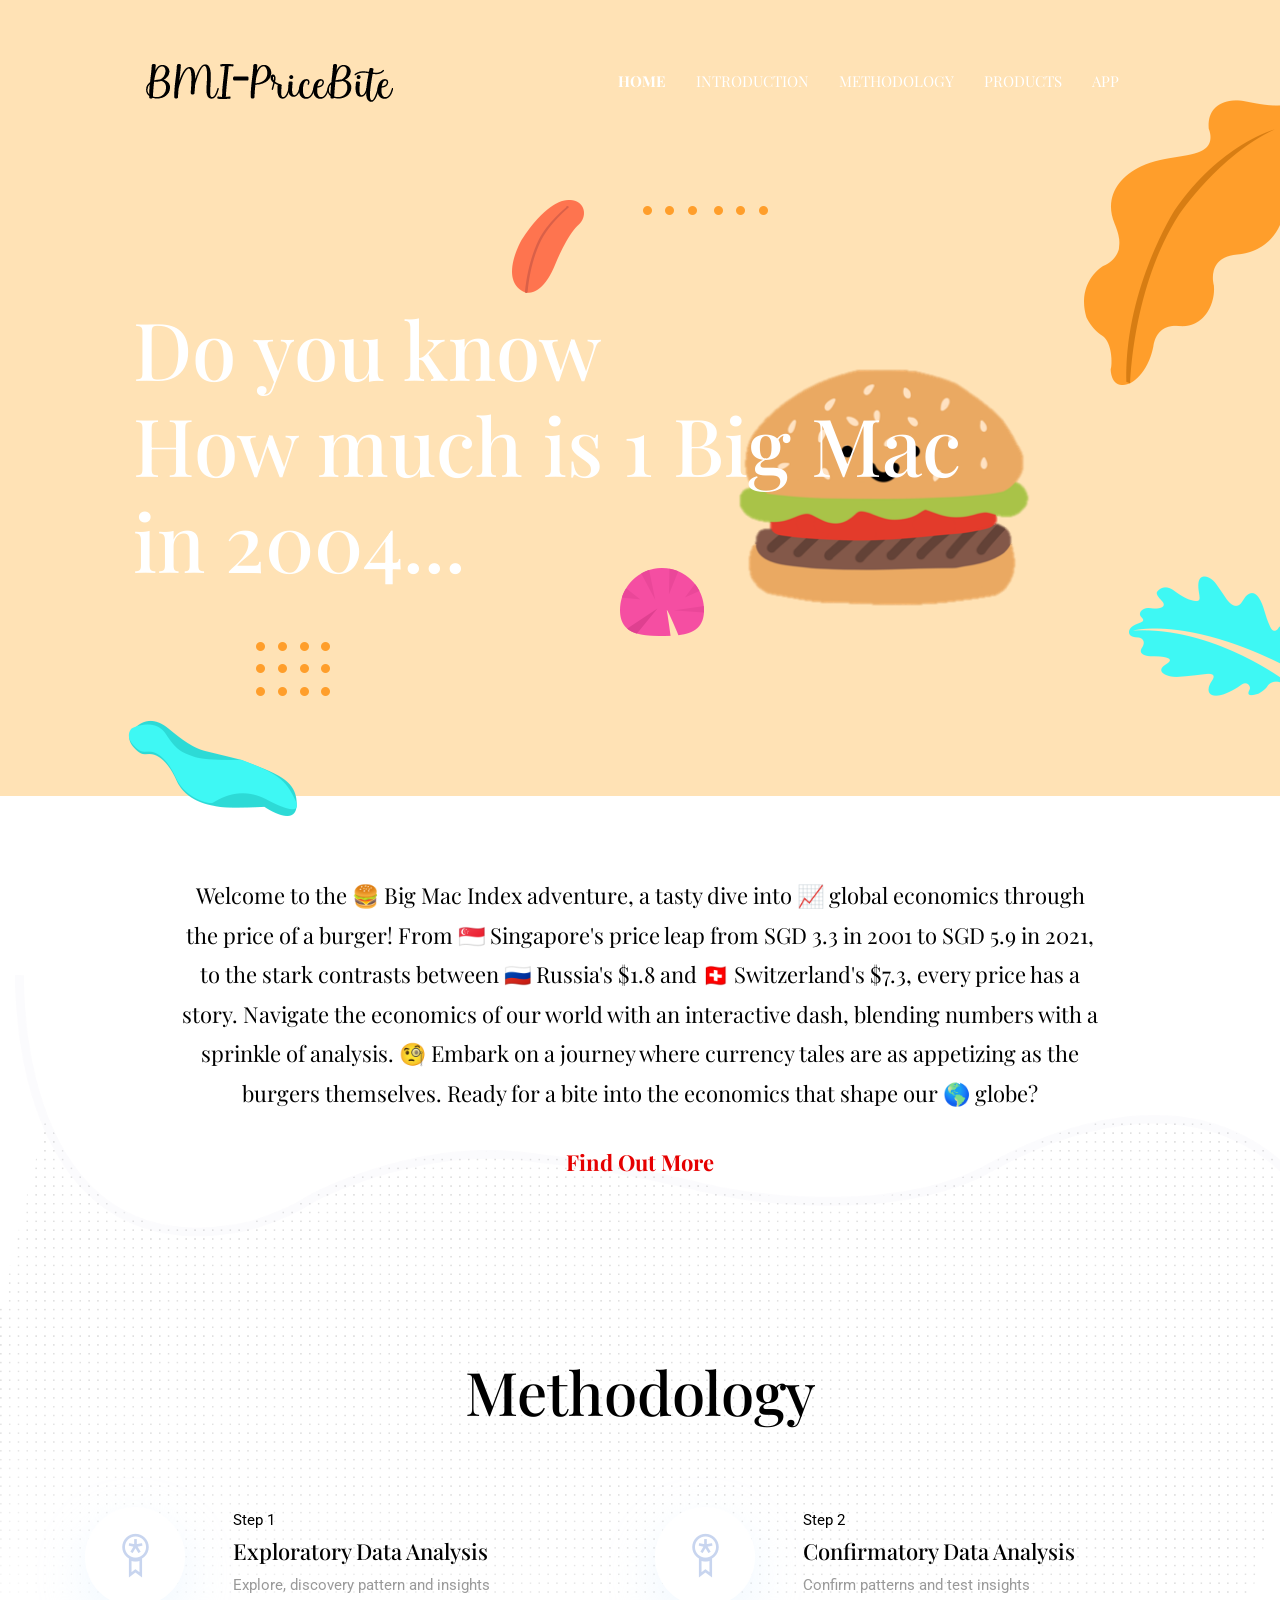
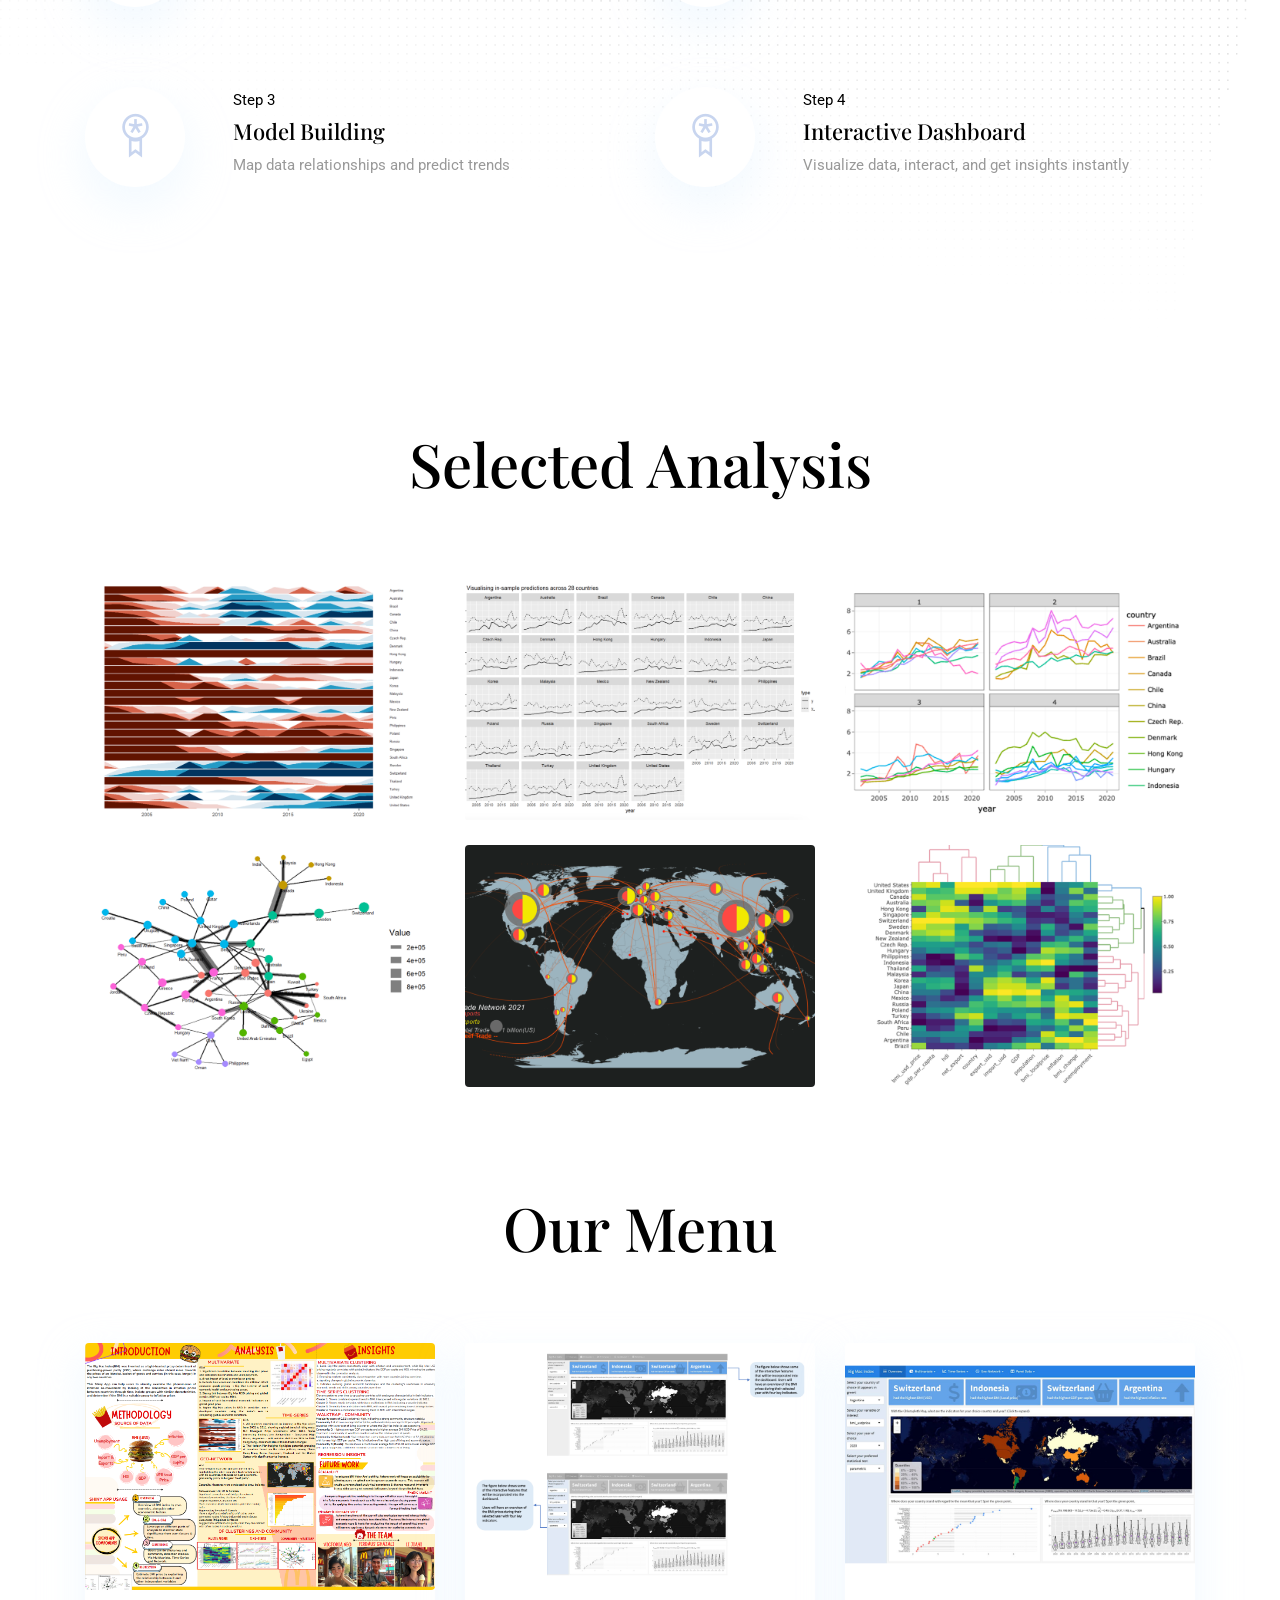
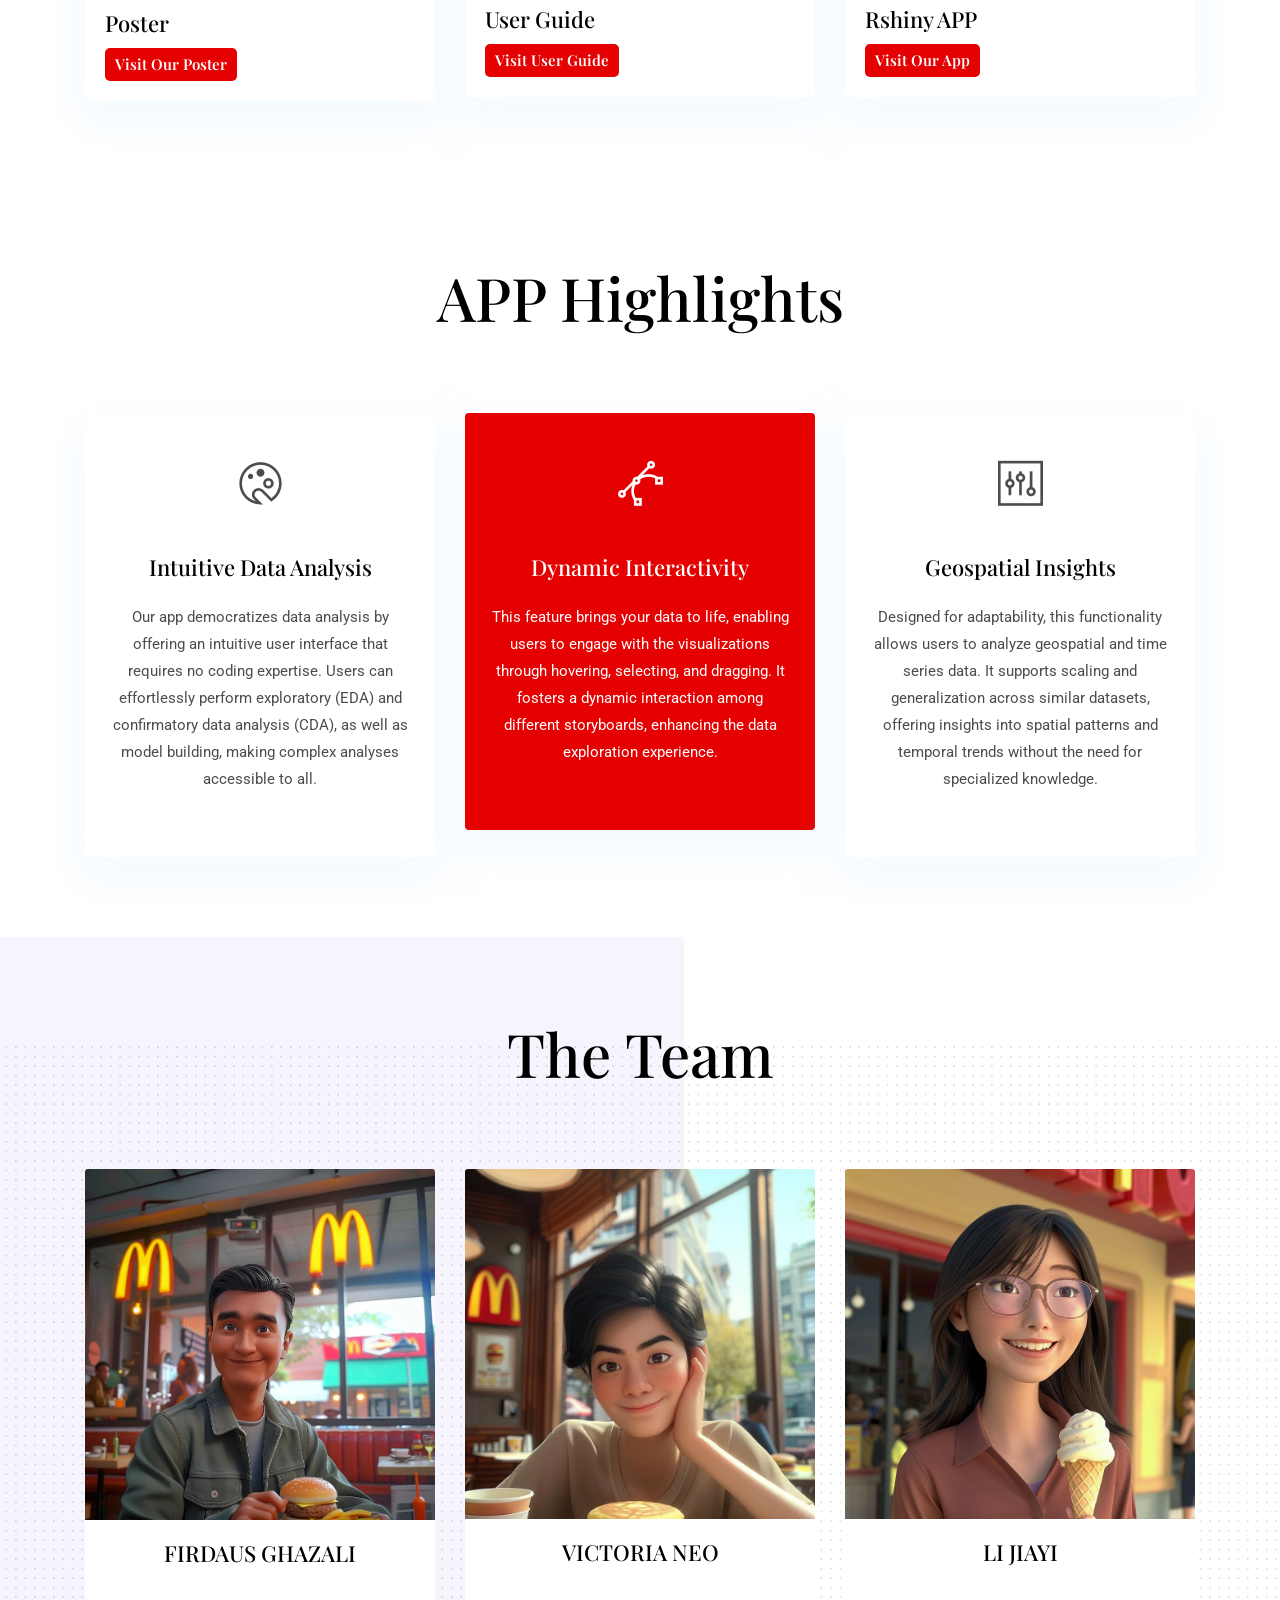
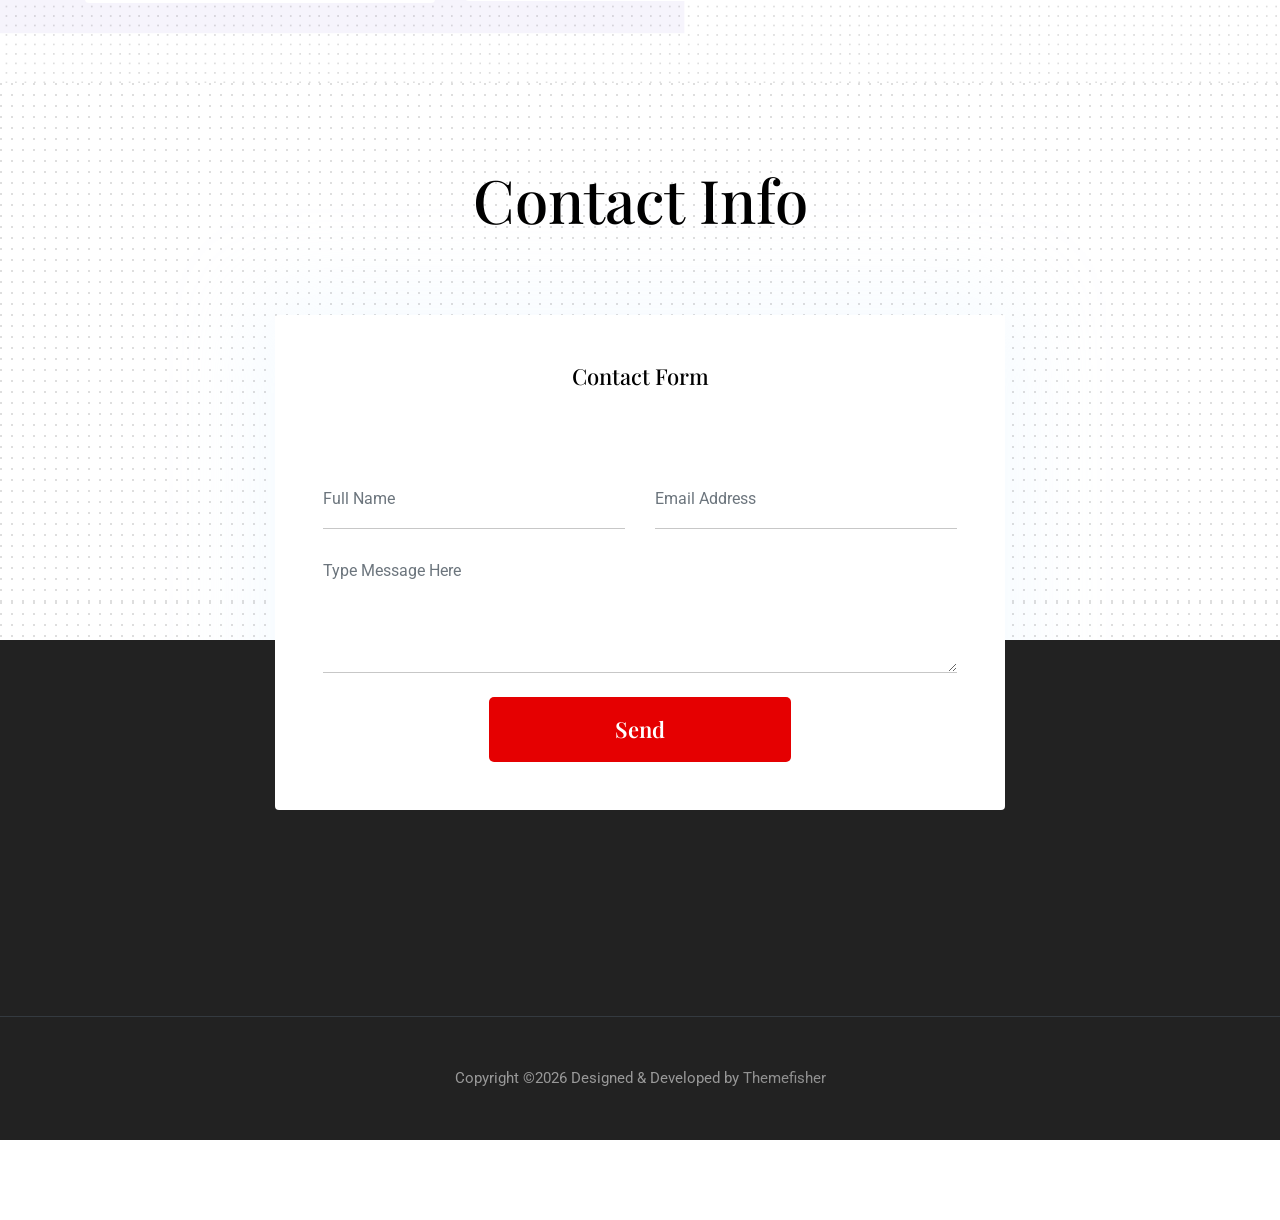
<file: theme/index.html>
<!DOCTYPE html>

<!--
 // WEBSITE: https://themefisher.com
 // TWITTER: https://twitter.com/themefisher
 // FACEBOOK: https://www.facebook.com/themefisher
 // GITHUB: https://github.com/themefisher/
-->

<html lang="en">
<head>

  <!-- Basic Page Needs
  ================================================== -->
  <meta charset="utf-8">
  <title>BMI - Pricebite</title>

  <!-- Mobile Specific Metas
  ================================================== -->
  <meta http-equiv="X-UA-Compatible" content="IE=edge">
  <meta name="description" content="Creative Portfolio Template">
  <meta name="viewport" content="width=device-width, initial-scale=1.0, maximum-scale=5.0">
  <meta name="author" content="Themefisher">
  <meta name="generator" content="">
  
  <!-- theme meta -->
  <meta name="theme-name" content="bmi-pricebite" />
  
  <!-- Favicon -->
  <link rel="shortcut icon" type="image/x-icon" href="images/favicon.png" />
  
  <!-- ** Plugins Needed for the Project ** -->
  <!-- Bootstrap -->
  <link rel="stylesheet" href="plugins/bootstrap/bootstrap.min.css">
  <!-- slick slider -->
  <link rel="stylesheet" href="plugins/slick/slick.css">
  <!-- themefy-icon -->
  <link rel="stylesheet" href="plugins/themify-icons/themify-icons.css">

  <!-- Main Stylesheet -->
  <link href="css/style.css" rel="stylesheet">

</head>
<body>
  

<header class="navigation fixed-top">
  <nav class="navbar navbar-expand-lg navbar-dark">
    <a class="navbar-brand font-tertiary h3" href="index.html"><img src="images/logo.png" alt="Myself"></a>
    <button class="navbar-toggler" type="button" data-toggle="collapse" data-target="#navigation"
      aria-controls="navigation" aria-expanded="false" aria-label="Toggle navigation">
      <span class="navbar-toggler-icon"></span>
    </button>

    <div class="collapse navbar-collapse text-center" id="navigation">
      <ul class="navbar-nav ml-auto">
        <li class="nav-item active">
          <a class="nav-link" href="index.html">Home</a>
        </li>
        <li class="nav-item">
          <a class="nav-link" href="about.html">Introduction</a>
        </li>
        <li class="nav-item">
          <a class="nav-link" href="method.html">Methodology</a>
        </li>
        <li class="nav-item">
          <a class="nav-link" href="product.html">Products</a>
        </li>
        <li class="nav-item">
          <a class="nav-link" href="https://firghaz.shinyapps.io/bmi_shiny/">App</a>
        </li>
      </ul>
    </div>
  </nav>
</header>

<!-- hero area -->
<section class="hero-area bg-primary" id="parallax">
  <div class="container">
    <div class="row">
      <div class="col-lg-11 mx-auto">
        <h1 class="text-white font-tertiary">Do you know <br> How much is 1 Big Mac<br> in 2004...</h2>
      </div>
    </div>
  </div>
  <div class="layer-bg w-100">
    <img class="img-fluid w-100" src="images/illustrations/leaf-bg.png" alt="bg-shape">
  </div>
  <div class="layer" id="l2">
    <img src="images/illustrations/dots-cyan.png" alt="bg-shape">
  </div>
  <div class="layer" id="l3">
    <img src="images/illustrations/leaf-orange.png" alt="bg-shape">
  </div>
  <div class="layer" id="l4">
    <img src="images/illustrations/dots-orange.png" alt="bg-shape">
  </div>
  <div class="layer" id="l5">
    <img src="images/illustrations/leaf-yellow.png" alt="bg-shape">
  </div>
  <div class="layer" id="l6">
    <img src="images/illustrations/leaf-cyan.png" alt="bg-shape">
  </div>
  <div class="layer" id="l7">
    <img src="images/illustrations/dots-group-orange.png" alt="bg-shape">
  </div>
  <div class="layer" id="l8">
    <img src="images/illustrations/leaf-pink-round.png" alt="bg-shape">
  </div>
  <div class="layer" id="l9">
    <img src="images/illustrations/leaf-cyan-2.png" alt="bg-shape">
  </div>
</section>
<!-- /hero area -->

<!-- about -->
<section class="section">
  <div class="container">
    <div class="row">
      <div class="col-lg-10 mx-auto text-center">
        <p class="font-secondary paragraph-lg text-dark">Welcome to the 🍔 Big Mac Index adventure, a tasty dive into 📈 global economics through the price of a burger! From 🇸🇬 Singapore's price leap from SGD 3.3 in 2001 to SGD 5.9 in 2021, to the stark contrasts between 🇷🇺 Russia's $1.8 and 🇨🇭 Switzerland's $7.3, every price has a story. Navigate the economics of our world with an interactive dash, blending numbers with a sprinkle of analysis. 🧐 Embark on a journey where currency tales are as appetizing as the burgers themselves. Ready for a bite into the economics that shape our 🌎 globe? </p>
        <a href="about.html" class="btn btn-transparent">Find Out More</a>
      </div>
    </div>
  </div>
</section>
<!-- /about -->

<!-- method -->
<section class="section position-relative">
  <div class="container">
    <div class="row">
      <div class="col-lg-12 text-center">
        <h2 class="section-title">Methodology</h2>
      </div>
      <div class="col-lg-6 col-md-6 mb-80">
        <div class="d-flex">
          <div class="mr-lg-5 mr-3">
            <i class="ti-medall icon icon-light icon-bg bg-white shadow rounded-circle d-block"></i>
          </div>
          <div>
            <p class="text-dark mb-1">Step 1</p>
            <h4>Exploratory Data Analysis</h4>
            <p class="mb-0 text-light">Explore, discovery pattern and insights</p>
          </div>
        </div>
      </div>
      <div class="col-lg-6 col-md-6 mb-80">
        <div class="d-flex">
          <div class="mr-lg-5 mr-3">
            <i class="ti-medall icon icon-light icon-bg bg-white shadow rounded-circle d-block"></i>
          </div>
          <div>
            <p class="text-dark mb-1">Step 2</p>
            <h4>Confirmatory Data Analysis</h4>
            <p class="mb-0 text-light">Confirm patterns and test insights</p>
          </div>
        </div>
      </div>
      <div class="col-lg-6 col-md-6 mb-80">
        <div class="d-flex">
          <div class="mr-lg-5 mr-3">
            <i class="ti-medall icon icon-light icon-bg bg-white shadow rounded-circle d-block"></i>
          </div>
          <div>
            <p class="text-dark mb-1">Step 3</p>
            <h4>Model Building</h4>
            <p class="mb-0 text-light">Map data relationships and predict trends</p>
          </div>
        </div>
      </div>
      <div class="col-lg-6 col-md-6 mb-80">
        <div class="d-flex">
          <div class="mr-lg-5 mr-3">
            <i class="ti-medall icon icon-light icon-bg bg-white shadow rounded-circle d-block"></i>
          </div>
          <div>
            <p class="text-dark mb-1">Step 4</p>
            <h4>Interactive Dashboard</h4>
            <p class="mb-0 text-light">Visualize data, interact, and get insights instantly</p>
          </div>
        </div>
      </div>
    </div>
  </div>
  <!-- bg image -->
  <img class="img-fluid edu-bg-image w-100" src="images/backgrounds/education-bg.png" alt="bg-image">
</section>
<!-- /education -->


<!-- analysis -->
<section class="section">
  <div class="container">
    <div class="row">
      <div class="col-12 text-center">
        <h2 class="section-title">Selected Analysis</h3>
      </div>
    </div>
    <div class="row shuffle-wrapper">
      <div class="col-lg-4 col-6 mb-4 shuffle-item">
        <div class="position-relative rounded hover-wrapper">
          <img src="images/portfolio/Slide1.png" alt="portfolio-image" class="img-fluid rounded w-100">
          <div class="hover-overlay">
            <div class="hover-content">
              <a class="btn btn-light btn-sm" href="method.html">Time Series Analysis</a>
            </div>
          </div>
        </div>
      </div>
      <div class="col-lg-4 col-6 mb-4 shuffle-item">
        <div class="position-relative rounded hover-wrapper">
          <img src="images/portfolio/Slide2.png" alt="portfolio-image" class="img-fluid rounded w-100">
          <div class="hover-overlay">
            <div class="hover-content">
              <a class="btn btn-light btn-sm" href="method.html">Panel Regression</a>
            </div>
          </div>
        </div>
      </div>
      <div class="col-lg-4 col-6 mb-4 shuffle-item">
        <div class="position-relative rounded hover-wrapper">
          <img src="images/portfolio/Slide3.png" alt="portfolio-image" class="img-fluid rounded w-100">
          <div class="hover-overlay">
            <div class="hover-content">
              <a class="btn btn-light btn-sm" href="method.html">Time Series Clustering</a>
            </div>
          </div>
        </div>
      </div>
      <div class="col-lg-4 col-6 mb-4 shuffle-item">
        <div class="position-relative rounded hover-wrapper">
          <img src="images/portfolio/Slide9.png" alt="portfolio-image" class="img-fluid rounded w-100">
          <div class="hover-overlay">
            <div class="hover-content">
              <a class="btn btn-light btn-sm" href="method.html">Network Analysis</a>
            </div>
          </div>
        </div>
      </div>
      <div class="col-lg-4 col-6 mb-4 shuffle-item">
        <div class="position-relative rounded hover-wrapper">
          <img src="images/portfolio/Slide10.png" alt="portfolio-image" class="img-fluid rounded w-100">
          <div class="hover-overlay">
            <div class="hover-content">
              <a class="btn btn-light btn-sm" href="method.html">Geospatial Analysis</a>
              </div>
          </div>
        </div>
      </div>
      <div class="col-lg-4 col-6 mb-4 shuffle-item">
        <div class="position-relative rounded hover-wrapper">
          <img src="images/portfolio/Slide5.png" alt="portfolio-image" class="img-fluid rounded w-100">
          <div class="hover-overlay">
            <div class="hover-content">
              <a class="btn btn-light btn-sm" href="method.html">Multivariate Analysis</a>
            </div>
          </div>
        </div>
      </div>
    </div>
  </div>



<!-- blog -->
<section class="section">
  <div class="container">
    <div class="row">
      <div class="col-12 text-center">
        <h2 class="section-title">Our Menu</h2>
      </div>
      <div class="col-lg-4 col-sm-6 mb-4 mb-lg-0">
        <article class="card shadow">
          <img class="rounded card-img-top" src="images/blog/Slide6.png" alt="post-thumb">
          <div class="card-body">
            <h4 class="card-title"><a class="text-dark" >Poster</a>
            </h4>
            
            <a href="poster.html" class="btn btn-xs btn-primary">Visit Our Poster</a>
          </div>
        </article>
      </div>
      <div class="col-lg-4 col-sm-6 mb-4 mb-lg-0">
        <article class="card shadow">
          <img class="rounded card-img-top" src="images/blog/Slide8.png" alt="post-thumb">
          <div class="card-body">
            <h4 class="card-title"><a class="text-dark">User Guide</a>
            </h4>
            
            <a href="userguide.html" class="btn btn-xs btn-primary">Visit User Guide</a>
          </div>
        </article>
      </div>
      <div class="col-lg-4 col-sm-6 mb-4 mb-lg-0">
        <article class="card shadow">
          <img class="rounded card-img-top" src="images/blog/Slide7.png" alt="post-thumb">
          <div class="card-body">
            <h4 class="card-title"><a class="text-dark">Rshiny APP</a>
            </h4>
            
            <a href="https://firghaz.shinyapps.io/bmi_shiny" class="btn btn-xs btn-primary">Visit Our App</a>
          </div>
        </article>
      </div>
    </div>
  </div>
</section>
<!-- /blog -->


<!-- services -->
<section class="section">
  <div class="container">
    <div class="row">
      <div class="col-12 text-center">
        <h2 class="section-title">APP Highlights</h2>
      </div>
      <div class="col-md-4 mb-4 mb-md-0">
        <div class="card hover-shadow shadow">
          <div class="card-body text-center px-4 py-5">
            <i class="ti-palette icon mb-5 d-inline-block"></i>
            <h4 class="mb-4">Intuitive Data Analysis</h4>
            <p>Our app democratizes data analysis by offering an intuitive user interface that requires no coding expertise. Users can effortlessly perform exploratory (EDA) and confirmatory data analysis (CDA), as well as model building, making complex analyses accessible to all.</p>
          </div>
        </div>
      </div>
      <div class="col-md-4 mb-4 mb-md-0">
        <div class="card active-bg-primary hover-shadow shadow">
          <div class="card-body text-center px-4 py-5">
            <i class="ti-vector icon mb-5 d-inline-block"></i>
            <h4 class="mb-4">Dynamic Interactivity</h4>
            <p>This feature brings your data to life, enabling users to engage with the visualizations through hovering, selecting, and dragging. It fosters a dynamic interaction among different storyboards, enhancing the data exploration experience.</p>
          </div>
        </div>
      </div>
      <div class="col-md-4 mb-4 mb-md-0">
        <div class="card hover-shadow shadow">
          <div class="card-body text-center px-4 py-5">
            <i class="ti-panel icon mb-5 d-inline-block"></i>
            <h4 class="mb-4">Geospatial Insights</h4>
            <p>Designed for adaptability, this functionality allows users to analyze geospatial and time series data. It supports scaling and generalization across similar datasets, offering insights into spatial patterns and temporal trends without the need for specialized knowledge.</p>
          </div>
        </div>
      </div>
    </div>
  </div>
</section>
<!-- /services -->


<!-- team -->
<section class="section bg-cover" data-background="images/backgrounds/team-bg.png">
  <div class="container">
    <div class="row">
      <div class="col-12 text-center">
        <h2 class="section-title">The Team</h2>
      </div>
      <div class="col-md-4 col-sm-6 mb-4 mb-md-0">
        <div class="card text-center">
          <img src="images/team/member-1.jpeg" class="card-img-top">
          <div class="card-body">
            <h4 class="card-title">FIRDAUS GHAZALI</h4>
            <p class="text-light font-secondary"></p>
          </div>
        </div>
      </div>
      <div class="col-md-4 col-sm-6 mb-4 mb-md-0">
        <div class="card text-center">
          <img src="images/team/member-2.jpeg" class="card-img-top">
          <div class="card-body">
            <h4 class="card-title">VICTORIA NEO</h4>
            <p class="text-light font-secondary"></p>
          </div>
        </div>
      </div>
      <div class="col-md-4 col-sm-6 mb-4 mb-md-0">
        <div class="card text-center">
          <img src="images/team/member-3.jpeg" class="card-img-top">
          <div class="card-body">
            <h4 class="card-title">LI JIAYI</h4>
            <p class="text-light font-secondary"></p>
          </div>
        </div>
      </div>
    </div>
  </div>
</section>
<!-- /team -->

<!-- contact -->
<section class="section section-on-footer" data-background="images/backgrounds/bg-dots.png">
  <div class="container">
    <div class="row">
      <div class="col-12 text-center">
        <h2 class="section-title">Contact Info</h2>
      </div>
      <div class="col-lg-8 mx-auto">
        <div class="bg-white rounded text-center p-5 shadow-down">
          <h4 class="mb-80">Contact Form</h4>
          <form action="#" class="row">
            <div class="col-md-6">
              <input type="text" id="name" name="name" placeholder="Full Name" class="form-control px-0 mb-4" required>
            </div>
            <div class="col-md-6">
              <input type="email" id="email" name="email" placeholder="Email Address" class="form-control px-0 mb-4" required>
            </div>
            <div class="col-12">
              <textarea name="message" id="message" class="form-control px-0 mb-4"
                placeholder="Type Message Here" required></textarea>
            </div>
            <div class="col-lg-6 col-10 mx-auto">
              <button class="btn btn-primary w-100">send</button>
            </div>
          </form>
        </div>
      </div>
    </div>
  </div>
</section>
<!-- /contact -->

<!-- footer -->
<footer class="bg-dark footer-section">
  <div class="section">
    <div class="container">
      <div class="row">
        <div class="col-md-4">
          <h5 class="text-light"></h5>
          <p class="text-white paragraph-lg font-secondary"></p>
        </div>
        <div class="col-md-4">
          <h5 class="text-light"></h5>
          <p class="text-white paragraph-lg font-secondary"></p>
        </div>
        <div class="col-md-4">
          <h5 class="text-light"></h5>
          <p class="text-white paragraph-lg font-secondary"></p>
        </div>
      </div>
    </div>
  </div>
  <div class="border-top text-center border-dark py-5">
    <p class="mb-0 text-light">Copyright &copy;<script>
        var CurrentYear = new Date().getFullYear()
        document.write(CurrentYear)
      </script> Designed &amp; Developed by <a class="text-white-50" href="Themefisher">Themefisher</a></p>
  </div>
</footer>
<!-- /footer -->

<!-- jQuery -->
<script src="plugins/jQuery/jquery.min.js"></script>
<!-- Bootstrap JS -->
<script src="plugins/bootstrap/bootstrap.min.js"></script>
<!-- slick slider -->
<script src="plugins/slick/slick.min.js"></script>
<!-- filter -->
<script src="plugins/shuffle/shuffle.min.js"></script>

<!-- Main Script -->
<script src="js/script.js"></script>

</body>
</html>
</file>
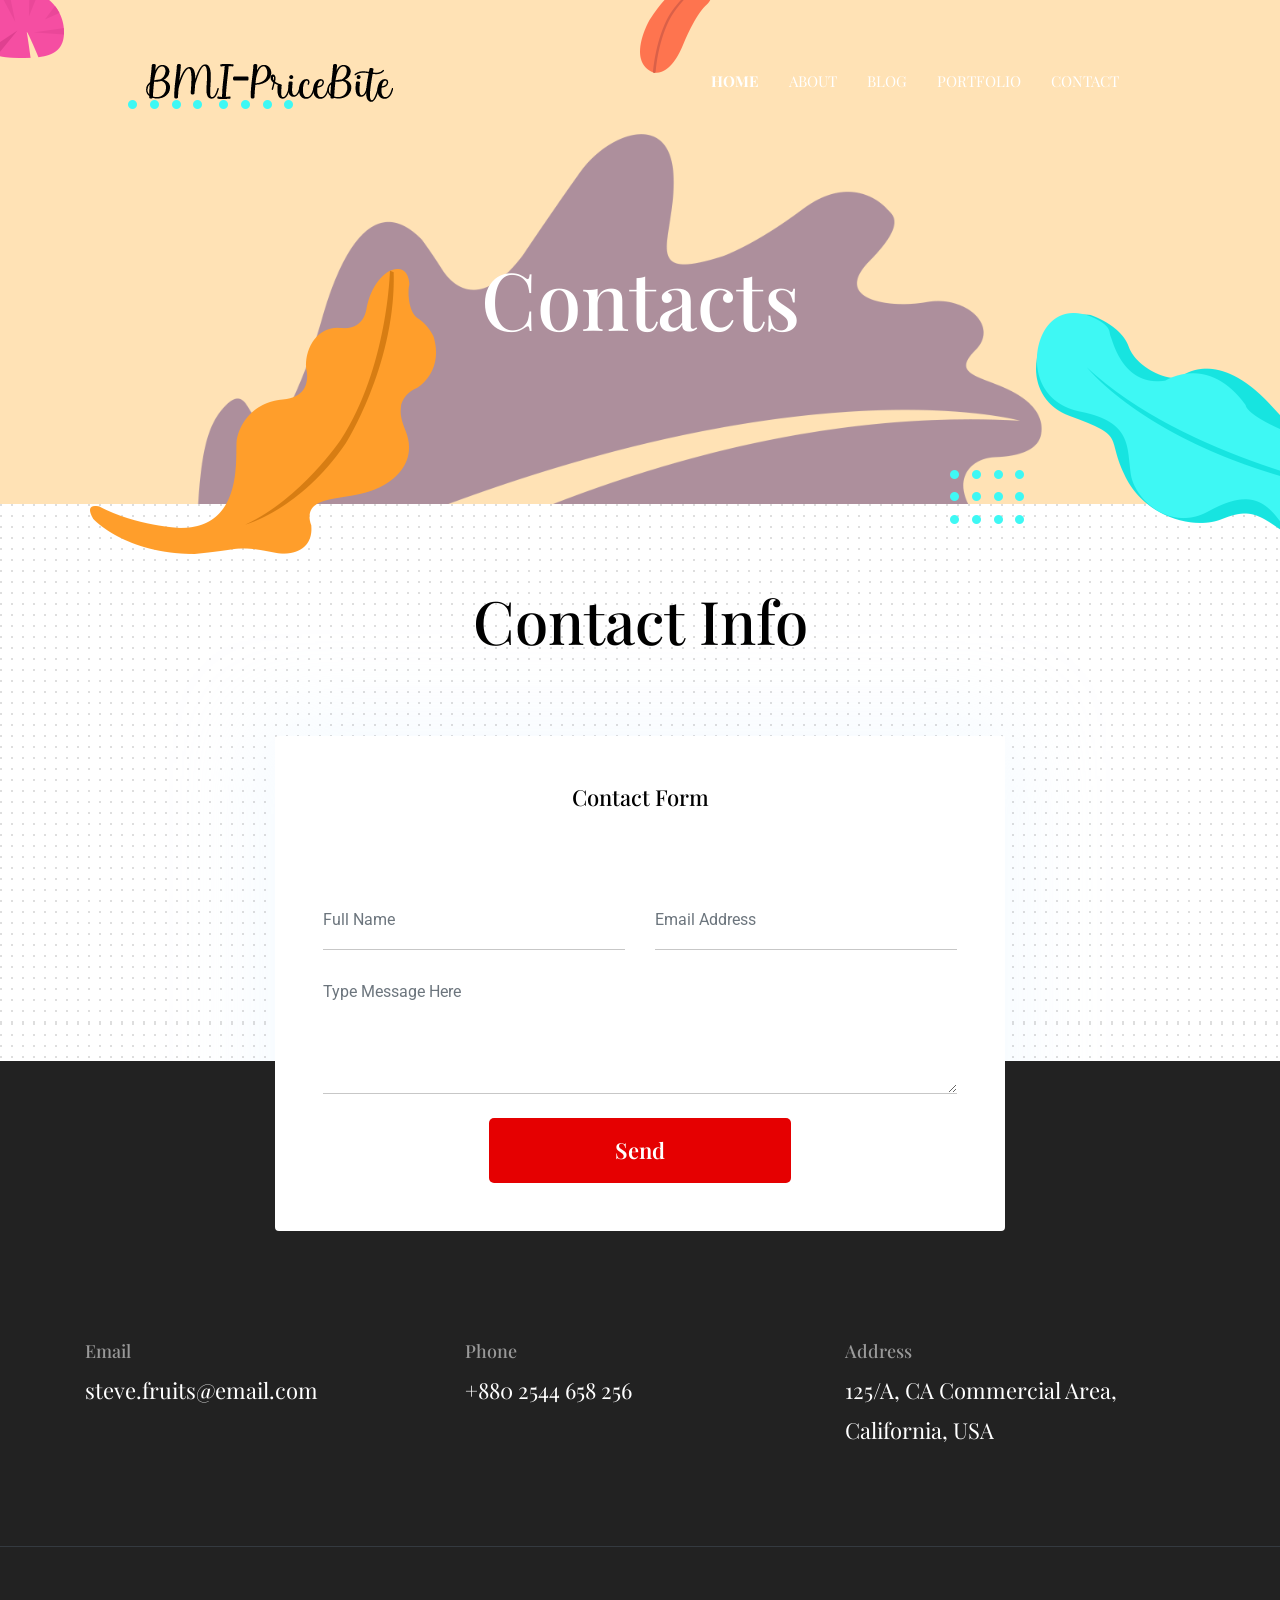
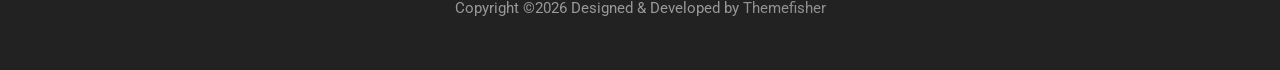
<file: theme/contact.html>
<!DOCTYPE html>

<!--
 // WEBSITE: https://themefisher.com
 // TWITTER: https://twitter.com/themefisher
 // FACEBOOK: https://www.facebook.com/themefisher
 // GITHUB: https://github.com/themefisher/
-->

<html lang="en">
<head>

  <!-- Basic Page Needs
  ================================================== -->
  <meta charset="utf-8">
  <title>Kross - Creative Portfolio Template</title>

  <!-- Mobile Specific Metas
  ================================================== -->
  <meta http-equiv="X-UA-Compatible" content="IE=edge">
  <meta name="description" content="Creative Portfolio Template">
  <meta name="viewport" content="width=device-width, initial-scale=1.0, maximum-scale=5.0">
  <meta name="author" content="Themefisher">
  <meta name="generator" content="Themefisher Kross Template v1.0">
  <!-- Favicon -->
  <link rel="shortcut icon" type="image/x-icon" href="images/favicon.png" />
  
  <!-- ** Plugins Needed for the Project ** -->
  <!-- Bootstrap -->
  <link rel="stylesheet" href="plugins/bootstrap/bootstrap.min.css">
  <!-- slick slider -->
  <link rel="stylesheet" href="plugins/slick/slick.css">
  <!-- themefy-icon -->
  <link rel="stylesheet" href="plugins/themify-icons/themify-icons.css">

  <!-- Main Stylesheet -->
  <link href="css/style.css" rel="stylesheet">

</head>
<body>
  

<header class="navigation fixed-top">
  <nav class="navbar navbar-expand-lg navbar-dark">
    <a class="navbar-brand font-tertiary h3" href="index.html"><img src="images/logo.png" alt="Myself"></a>
    <button class="navbar-toggler" type="button" data-toggle="collapse" data-target="#navigation"
      aria-controls="navigation" aria-expanded="false" aria-label="Toggle navigation">
      <span class="navbar-toggler-icon"></span>
    </button>

    <div class="collapse navbar-collapse text-center" id="navigation">
      <ul class="navbar-nav ml-auto">
        <li class="nav-item active">
          <a class="nav-link" href="index.html">Home</a>
        </li>
        <li class="nav-item">
          <a class="nav-link" href="about.html">about</a>
        </li>
        <li class="nav-item">
          <a class="nav-link" href="blog.html">Blog</a>
        </li>
        <li class="nav-item">
          <a class="nav-link" href="portfolio.html">Portfolio</a>
        </li>
        <li class="nav-item">
          <a class="nav-link" href="contact.html">Contact</a>
        </li>
      </ul>
    </div>
  </nav>
</header>

<!-- page title -->
<section class="page-title bg-primary position-relative">
  <div class="container">
    <div class="row">
      <div class="col-12 text-center">
        <h1 class="text-white font-tertiary">Contacts</h1>
      </div>
    </div>
  </div>
  <!-- background shapes -->
  <img src="images/illustrations/page-title.png" alt="illustrations" class="bg-shape-1 w-100">
  <img src="images/illustrations/leaf-pink-round.png" alt="illustrations" class="bg-shape-2">
  <img src="images/illustrations/dots-cyan.png" alt="illustrations" class="bg-shape-3">
  <img src="images/illustrations/leaf-orange.png" alt="illustrations" class="bg-shape-4">
  <img src="images/illustrations/leaf-yellow.png" alt="illustrations" class="bg-shape-5">
  <img src="images/illustrations/dots-group-cyan.png" alt="illustrations" class="bg-shape-6">
  <img src="images/illustrations/leaf-cyan-lg.png" alt="illustrations" class="bg-shape-7">
</section>
<!-- /page title -->

<!-- contact -->
<section class="section section-on-footer" data-background="images/backgrounds/bg-dots.png">
  <div class="container">
    <div class="row">
      <div class="col-12 text-center">
        <h2 class="section-title">Contact Info</h2>
      </div>
      <div class="col-lg-8 mx-auto">
        <div class="bg-white rounded text-center p-5 shadow-down">
          <h4 class="mb-80">Contact Form</h4>
          <form action="#" class="row">
            <div class="col-md-6">
              <input type="text" id="name" name="name" placeholder="Full Name" class="form-control px-0 mb-4" required>
            </div>
            <div class="col-md-6">
              <input type="email" id="email" name="email" placeholder="Email Address" class="form-control px-0 mb-4" required>
            </div>
            <div class="col-12">
              <textarea name="message" id="message" class="form-control px-0 mb-4"
                placeholder="Type Message Here" required></textarea>
            </div>
            <div class="col-lg-6 col-10 mx-auto">
              <button class="btn btn-primary w-100">send</button>
            </div>
          </form>
        </div>
      </div>
    </div>
  </div>
</section>
<!-- /contact -->

<!-- footer -->
<footer class="bg-dark footer-section">
  <div class="section">
    <div class="container">
      <div class="row">
        <div class="col-md-4">
          <h5 class="text-light">Email</h5>
          <p class="text-white paragraph-lg font-secondary">steve.fruits@email.com</p>
        </div>
        <div class="col-md-4">
          <h5 class="text-light">Phone</h5>
          <p class="text-white paragraph-lg font-secondary">+880 2544 658 256</p>
        </div>
        <div class="col-md-4">
          <h5 class="text-light">Address</h5>
          <p class="text-white paragraph-lg font-secondary">125/A, CA Commercial Area, California, USA</p>
        </div>
      </div>
    </div>
  </div>
  <div class="border-top text-center border-dark py-5">
    <p class="mb-0 text-light">Copyright &copy;<script>
        var CurrentYear = new Date().getFullYear()
        document.write(CurrentYear)
      </script> Designed &amp; Developed by <a class="text-white-50" href="Themefisher">Themefisher</a></p>
  </div>
</footer>
<!-- /footer -->

<!-- jQuery -->
<script src="plugins/jQuery/jquery.min.js"></script>
<!-- Bootstrap JS -->
<script src="plugins/bootstrap/bootstrap.min.js"></script>
<!-- slick slider -->
<script src="plugins/slick/slick.min.js"></script>
<!-- filter -->
<script src="plugins/shuffle/shuffle.min.js"></script>

<!-- Main Script -->
<script src="js/script.js"></script>

</body>
</html>
</file>
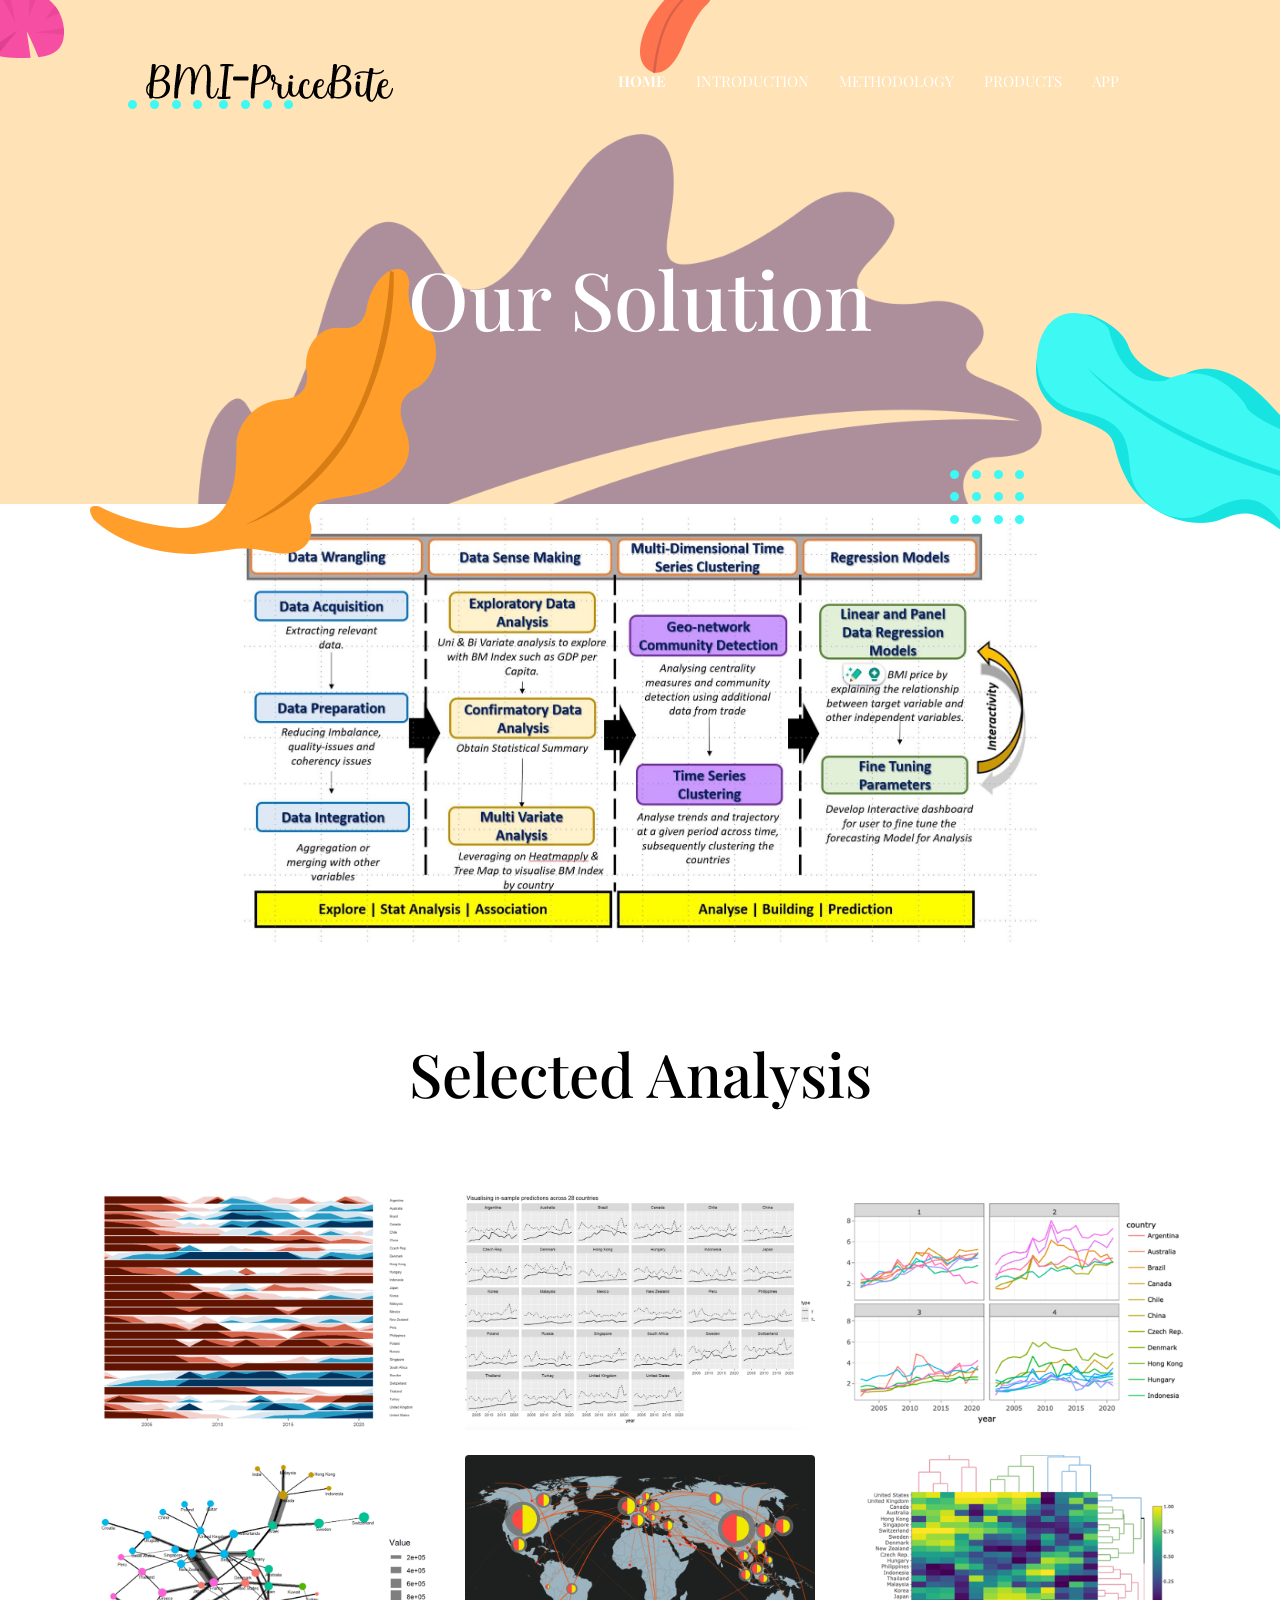
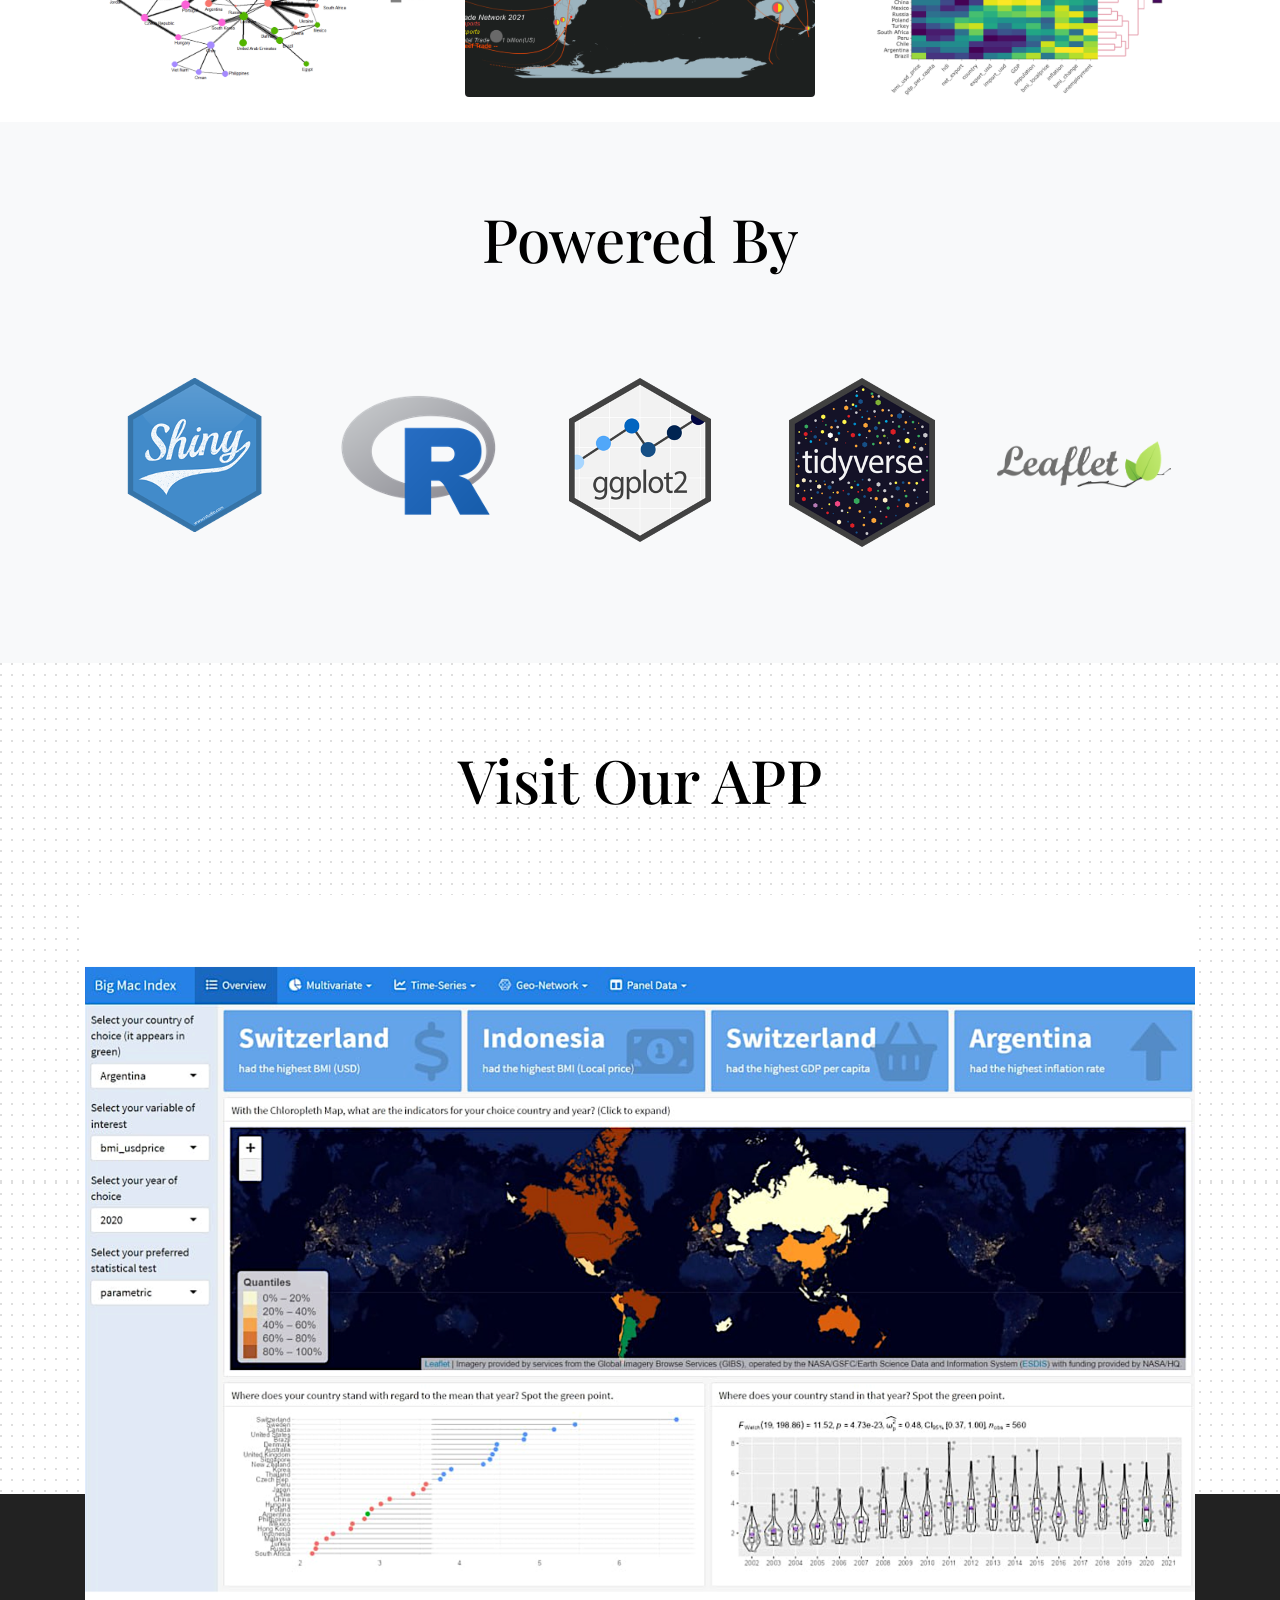
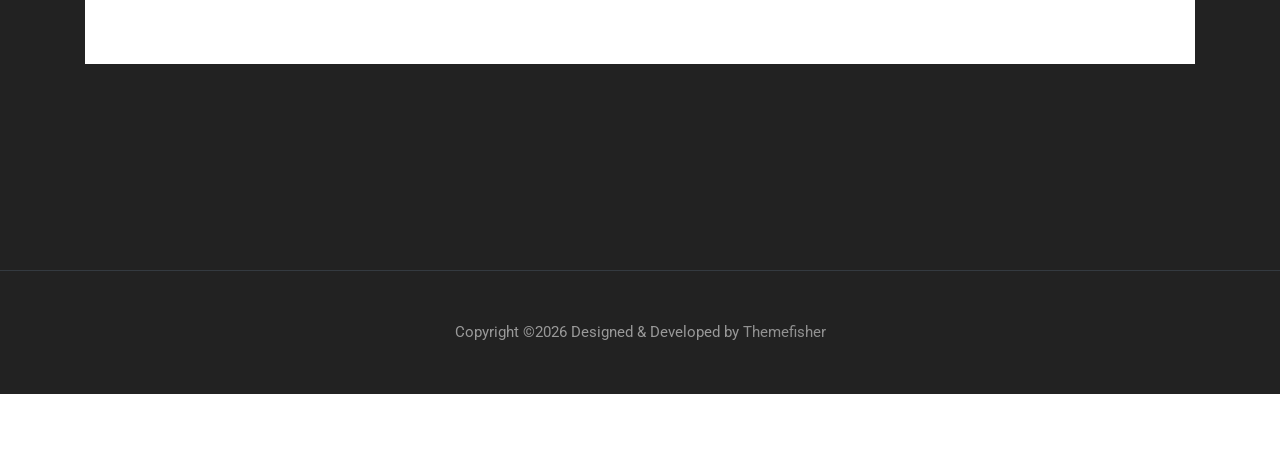
<file: theme/method.html>
<!DOCTYPE html>

<!--
 // WEBSITE: https://themefisher.com
 // TWITTER: https://twitter.com/themefisher
 // FACEBOOK: https://www.facebook.com/themefisher
 // GITHUB: https://github.com/themefisher/
-->

<html lang="en">
<head>

  <!-- Basic Page Needs
  ================================================== -->
  <meta charset="utf-8">
  <title>BMI - Pricebite</title>

  <!-- Mobile Specific Metas
  ================================================== -->
  <meta http-equiv="X-UA-Compatible" content="IE=edge">
  <meta name="description" content="Creative Portfolio Template">
  <meta name="viewport" content="width=device-width, initial-scale=1.0, maximum-scale=5.0">
  <meta name="author" content="Themefisher">
  <meta name="generator" content="Themefisher Kross Template v1.0">
  <!-- Favicon -->
  <link rel="shortcut icon" type="image/x-icon" href="images/favicon.png" />
  
  <!-- ** Plugins Needed for the Project ** -->
  <!-- Bootstrap -->
  <link rel="stylesheet" href="plugins/bootstrap/bootstrap.min.css">
  <!-- slick slider -->
  <link rel="stylesheet" href="plugins/slick/slick.css">
  <!-- themefy-icon -->
  <link rel="stylesheet" href="plugins/themify-icons/themify-icons.css">

  <!-- Main Stylesheet -->
  <link href="css/style.css" rel="stylesheet">

</head>
<body>
  

<header class="navigation fixed-top">
  <nav class="navbar navbar-expand-lg navbar-dark">
    <a class="navbar-brand font-tertiary h3" href="index.html"><img src="images/logo.png" alt="Myself"></a>
    <button class="navbar-toggler" type="button" data-toggle="collapse" data-target="#navigation"
      aria-controls="navigation" aria-expanded="false" aria-label="Toggle navigation">
      <span class="navbar-toggler-icon"></span>
    </button>

    <div class="collapse navbar-collapse text-center" id="navigation">
      <ul class="navbar-nav ml-auto">
        <li class="nav-item active">
          <a class="nav-link" href="index.html">Home</a>
        </li>
        <li class="nav-item">
          <a class="nav-link" href="about.html">Introduction</a>
        </li>
        <li class="nav-item">
          <a class="nav-link" href="method.html">Methodology</a>
        </li>
        <li class="nav-item">
          <a class="nav-link" href="product.html">Products</a>
        </li>
        <li class="nav-item">
          <a class="nav-link" href="https://firghaz.shinyapps.io/bmi_shiny/">App</a>
        </li>
      </ul>
    </div>
  </nav>
</header>

<!-- page title -->
<section class="page-title bg-primary position-relative">
  <div class="container">
    <div class="row">
      <div class="col-12 text-center">
        <h1 class="text-white font-tertiary">Our Solution</h1>
      </div>
    </div>
  </div>
  <!-- background shapes -->
  <img src="images/illustrations/page-title.png" alt="illustrations" class="bg-shape-1 w-100">
  <img src="images/illustrations/leaf-pink-round.png" alt="illustrations" class="bg-shape-2">
  <img src="images/illustrations/dots-cyan.png" alt="illustrations" class="bg-shape-3">
  <img src="images/illustrations/leaf-orange.png" alt="illustrations" class="bg-shape-4">
  <img src="images/illustrations/leaf-yellow.png" alt="illustrations" class="bg-shape-5">
  <img src="images/illustrations/dots-group-cyan.png" alt="illustrations" class="bg-shape-6">
  <img src="images/illustrations/leaf-cyan-lg.png" alt="illustrations" class="bg-shape-7">
</section>
<!-- /page title -->



<!-- Image Addition Start -->
<img src="images/portfolio/Pipeline.jpg" alt="A brief description of the image" style="width: 100%; height: auto;">
<!-- Image Addition End -->


<!-- analysis -->
<section class="section">
  <div class="container">
    <div class="row">
      <div class="col-12 text-center">
        <h2 class="section-title">Selected Analysis</h3>
      </div>
    </div>
    <div class="row shuffle-wrapper">
      <div class="col-lg-4 col-6 mb-4 shuffle-item">
        <div class="position-relative rounded hover-wrapper">
          <img src="images/portfolio/Slide1.png" alt="portfolio-image" class="img-fluid rounded w-100">
          <div class="hover-overlay">
            <div class="hover-content">
              <a class="btn btn-light btn-sm" href="#!">Time Series Analysis</a>
            </div>
          </div>
        </div>
      </div>
      <div class="col-lg-4 col-6 mb-4 shuffle-item">
        <div class="position-relative rounded hover-wrapper">
          <img src="images/portfolio/Slide2.png" alt="portfolio-image" class="img-fluid rounded w-100">
          <div class="hover-overlay">
            <div class="hover-content">
              <a class="btn btn-light btn-sm" href="#!">Panel Regression</a>
            </div>
          </div>
        </div>
      </div>
      <div class="col-lg-4 col-6 mb-4 shuffle-item">
        <div class="position-relative rounded hover-wrapper">
          <img src="images/portfolio/Slide3.png" alt="portfolio-image" class="img-fluid rounded w-100">
          <div class="hover-overlay">
            <div class="hover-content">
              <a class="btn btn-light btn-sm" href="#!">Time Series Clustering</a>
            </div>
          </div>
        </div>
      </div>
      <div class="col-lg-4 col-6 mb-4 shuffle-item">
        <div class="position-relative rounded hover-wrapper">
          <img src="images/portfolio/Slide9.png" alt="portfolio-image" class="img-fluid rounded w-100">
          <div class="hover-overlay">
            <div class="hover-content">
              <a class="btn btn-light btn-sm" href="#!">Network Analysis</a>
            </div>
          </div>
        </div>
      </div>
      <div class="col-lg-4 col-6 mb-4 shuffle-item">
        <div class="position-relative rounded hover-wrapper">
          <img src="images/portfolio/Slide10.png" alt="portfolio-image" class="img-fluid rounded w-100">
          <div class="hover-overlay">
            <div class="hover-content">
              <a class="btn btn-light btn-sm" href="#!">Geospatial Analysis</a>
              </div>
          </div>
        </div>
      </div>
      <div class="col-lg-4 col-6 mb-4 shuffle-item">
        <div class="position-relative rounded hover-wrapper">
          <img src="images/portfolio/Slide5.png" alt="portfolio-image" class="img-fluid rounded w-100">
          <div class="hover-overlay">
            <div class="hover-content">
              <a class="btn btn-light btn-sm" href="#!">Multivariate Analysis</a>
            </div>
          </div>
        </div>
      </div>
    </div>
  </div>

<!-- clients -->
<section class="section bg-light">
  <div class="container">
    <div class="row">
      <div class="col-12 text-center">
        <h2 class="section-title">Powered By</h2>
      </div>
    </div>
    <div class="row">
      <div class="col-12">
        <div class="client-logo-slider d-flex align-items-center">
          <a href="contact.html" class="text-center d-block outline-0 p-4"><img class="d-unset img-fluid"
              src="images/clients-logo/client-logo-1.png" alt="client-logo"></a>
          <a href="contact.html" class="text-center d-block outline-0 p-4"><img class="d-unset img-fluid"
              src="images/clients-logo/client-logo-8.png" alt="client-logo"></a>
          <a href="contact.html" class="text-center d-block outline-0 p-4"><img class="d-unset img-fluid"
              src="images/clients-logo/client-logo-2.png" alt="client-logo"></a>
          <a href="contact.html" class="text-center d-block outline-0 p-4"><img class="d-unset img-fluid"
              src="images/clients-logo/client-logo-3.png" alt="client-logo"></a>
          <a href="contact.html" class="text-center d-block outline-0 p-4"><img class="d-unset img-fluid"
              src="images/clients-logo/client-logo-4.png" alt="client-logo"></a>
          <a href="contact.html" class="text-center d-block outline-0 p-4"><img class="d-unset img-fluid"
              src="images/clients-logo/client-logo-5.png" alt="client-logo"></a>
          <a href="contact.html" class="text-center d-block outline-0 p-4"><img class="d-unset img-fluid"
              src="images/clients-logo/client-logo-6.png" alt="client-logo"></a>
          <a href="contact.html" class="text-center d-block outline-0 p-4"><img class="d-unset img-fluid"
              src="images/clients-logo/client-logo-7.png" alt="client-logo"></a>    
          <a href="contact.html" class="text-center d-block outline-0 p-4"><img class="d-unset img-fluid"
              src="images/clients-logo/client-logo-9.png" alt="client-logo"></a>
          <a href="contact.html" class="text-center d-block outline-0 p-4"><img class="d-unset img-fluid"
              src="images/clients-logo/client-logo-10.png" alt="client-logo"></a>
        </div>
      </div>
    </div>
  </div>
</section>
<!-- /clients -->


<!-- contact -->
<section class="section section-on-footer" data-background="images/backgrounds/bg-dots.png">
  <div class="container">
    <div class="row">
      <div class="col-12 text-center">
        <h2 class="section-title">Visit Our APP</h2>
      </div>
      <div class="col-12 text-center">
        <!-- Make the image a clickable link -->
        <a href="https://firghaz.shinyapps.io/bmi_shiny/">
          <img src="images/blog/Slide7.png" alt="Detailed Contact Information" style="max-width: 100%; height: auto;">
        </a>
      </div>
    </div>
  </div>
</section>
<!-- /contact -->


<!-- footer -->
<footer class="bg-dark footer-section">
  <div class="section">
    <div class="container">
      <div class="row">
        <div class="col-md-4">
          <h5 class="text-light"></h5>
          <p class="text-white paragraph-lg font-secondary"></p>
        </div>
        <div class="col-md-4">
          <h5 class="text-light"></h5>
          <p class="text-white paragraph-lg font-secondary"></p>
        </div>
        <div class="col-md-4">
          <h5 class="text-light"></h5>
          <p class="text-white paragraph-lg font-secondary"></p>
        </div>
      </div>
    </div>
  </div>
  <div class="border-top text-center border-dark py-5">
    <p class="mb-0 text-light">Copyright &copy;<script>
        var CurrentYear = new Date().getFullYear()
        document.write(CurrentYear)
      </script> Designed &amp; Developed by <a class="text-white-50" href="Themefisher">Themefisher</a></p>
  </div>
</footer>
<!-- /footer -->

<!-- jQuery -->
<script src="plugins/jQuery/jquery.min.js"></script>
<!-- Bootstrap JS -->
<script src="plugins/bootstrap/bootstrap.min.js"></script>
<!-- slick slider -->
<script src="plugins/slick/slick.min.js"></script>
<!-- filter -->
<script src="plugins/shuffle/shuffle.min.js"></script>

<!-- Main Script -->
<script src="js/script.js"></script>

</body>
</html>
</file>
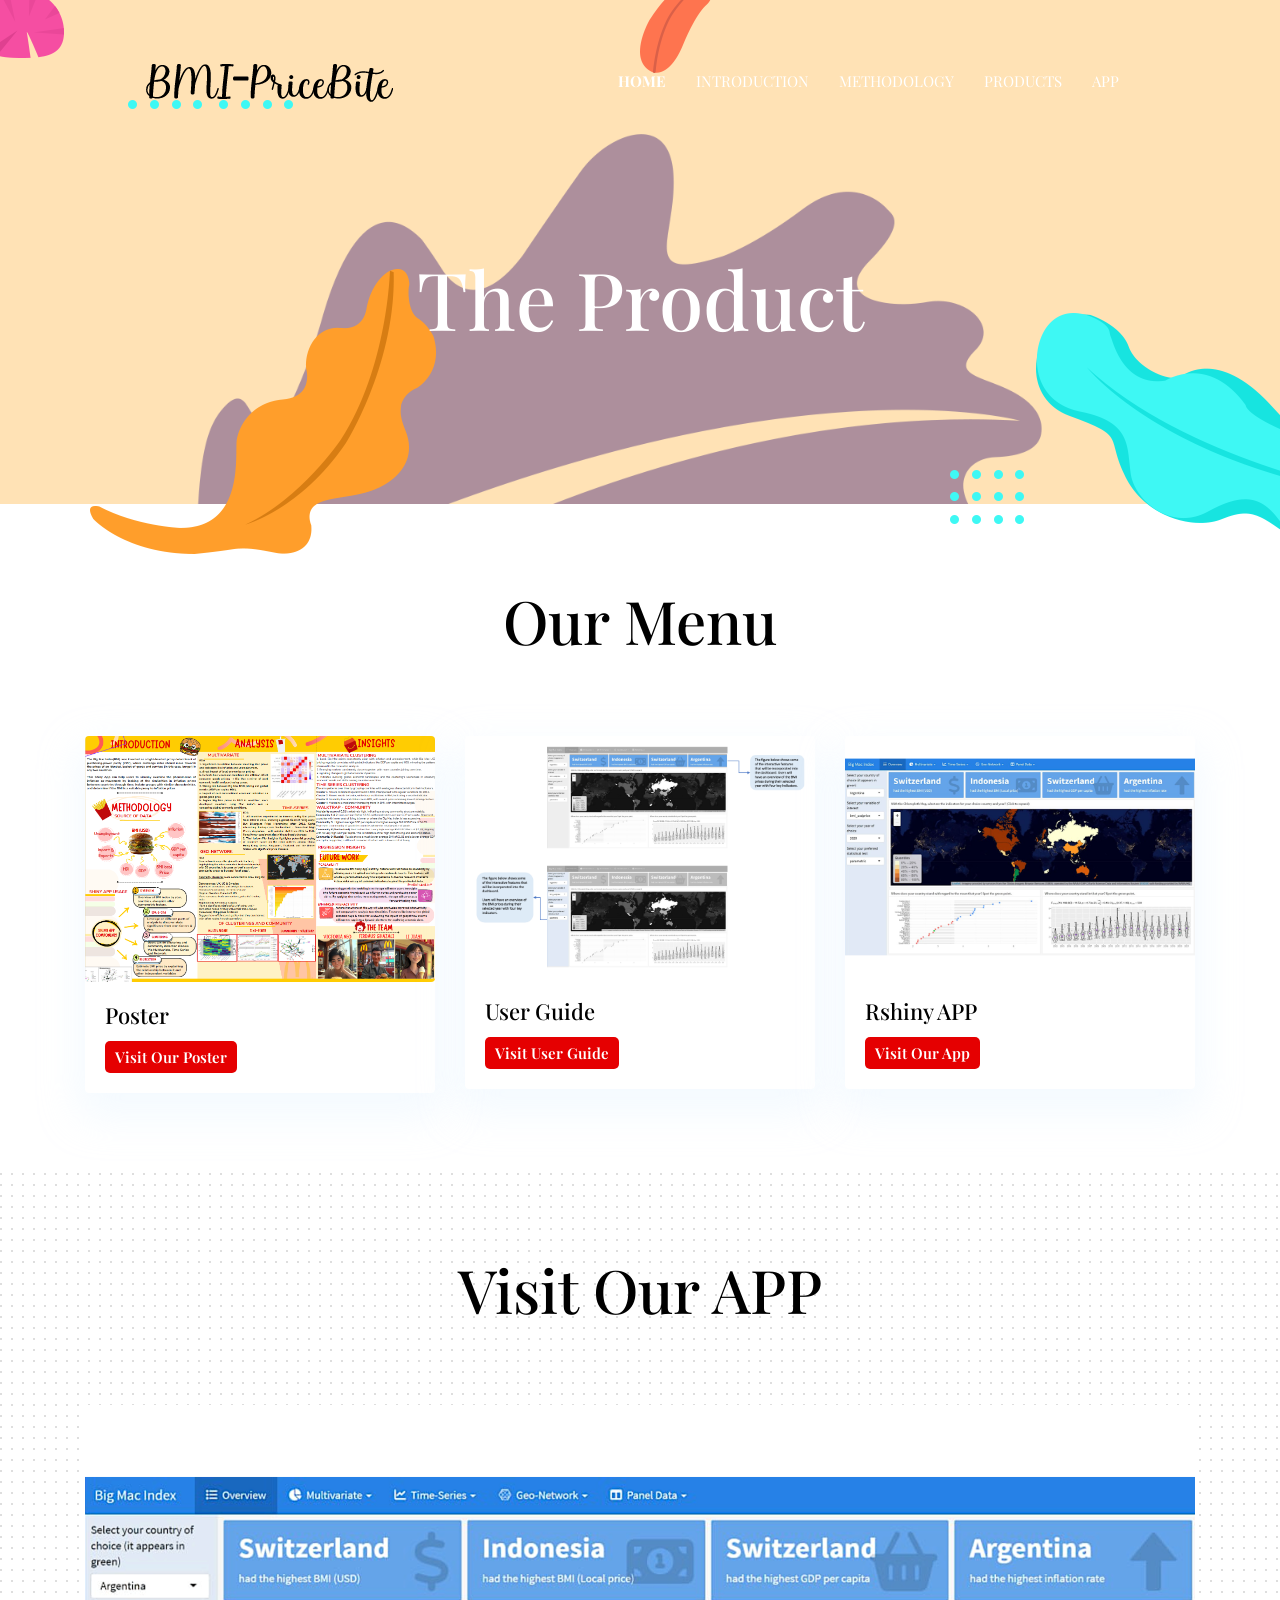
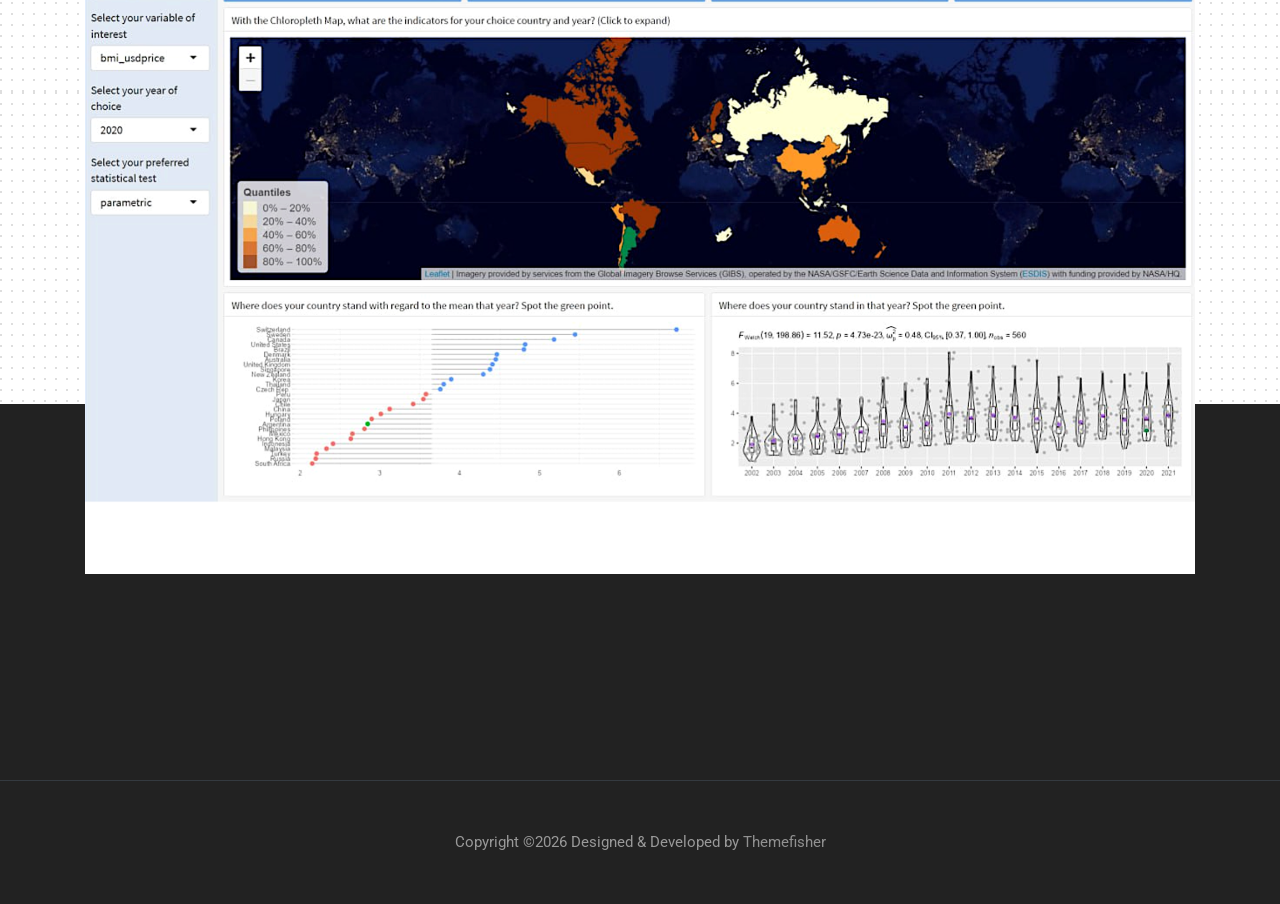
<file: theme/product.html>
<!DOCTYPE html>

<!--
 // WEBSITE: https://themefisher.com
 // TWITTER: https://twitter.com/themefisher
 // FACEBOOK: https://www.facebook.com/themefisher
 // GITHUB: https://github.com/themefisher/
-->

<html lang="en">
<head>

  <!-- Basic Page Needs
  ================================================== -->
  <meta charset="utf-8">
  <title>BMI - Pricebite</title>

  <!-- Mobile Specific Metas
  ================================================== -->
  <meta http-equiv="X-UA-Compatible" content="IE=edge">
  <meta name="description" content="Creative Portfolio Template">
  <meta name="viewport" content="width=device-width, initial-scale=1.0, maximum-scale=5.0">
  <meta name="author" content="Themefisher">
  <meta name="generator" content="Themefisher Kross Template v1.0">
  <!-- Favicon -->
  <link rel="shortcut icon" type="image/x-icon" href="images/favicon.png" />
  
  <!-- ** Plugins Needed for the Project ** -->
  <!-- Bootstrap -->
  <link rel="stylesheet" href="plugins/bootstrap/bootstrap.min.css">
  <!-- slick slider -->
  <link rel="stylesheet" href="plugins/slick/slick.css">
  <!-- themefy-icon -->
  <link rel="stylesheet" href="plugins/themify-icons/themify-icons.css">

  <!-- Main Stylesheet -->
  <link href="css/style.css" rel="stylesheet">

</head>
<body>
  

<header class="navigation fixed-top">
  <nav class="navbar navbar-expand-lg navbar-dark">
    <a class="navbar-brand font-tertiary h3" href="index.html"><img src="images/logo.png" alt="Myself"></a>
    <button class="navbar-toggler" type="button" data-toggle="collapse" data-target="#navigation"
      aria-controls="navigation" aria-expanded="false" aria-label="Toggle navigation">
      <span class="navbar-toggler-icon"></span>
    </button>

    <div class="collapse navbar-collapse text-center" id="navigation">
      <ul class="navbar-nav ml-auto">
        <li class="nav-item active">
          <a class="nav-link" href="index.html">Home</a>
        </li>
        <li class="nav-item">
          <a class="nav-link" href="about.html">Introduction</a>
        </li>
        <li class="nav-item">
          <a class="nav-link" href="method.html">Methodology</a>
        </li>
        <li class="nav-item">
          <a class="nav-link" href="product.html">Products</a>
        </li>
        <li class="nav-item">
          <a class="nav-link" href="https://firghaz.shinyapps.io/bmi_shiny/">App</a>
        </li>
      </ul>
    </div>
  </nav>
</header>

<!-- page title -->
<section class="page-title bg-primary position-relative">
  <div class="container">
    <div class="row">
      <div class="col-12 text-center">
        <h1 class="text-white font-tertiary">The Product</h1>
      </div>
    </div>
  </div>
  <!-- background shapes -->
  <img src="images/illustrations/page-title.png" alt="illustrations" class="bg-shape-1 w-100">
  <img src="images/illustrations/leaf-pink-round.png" alt="illustrations" class="bg-shape-2">
  <img src="images/illustrations/dots-cyan.png" alt="illustrations" class="bg-shape-3">
  <img src="images/illustrations/leaf-orange.png" alt="illustrations" class="bg-shape-4">
  <img src="images/illustrations/leaf-yellow.png" alt="illustrations" class="bg-shape-5">
  <img src="images/illustrations/dots-group-cyan.png" alt="illustrations" class="bg-shape-6">
  <img src="images/illustrations/leaf-cyan-lg.png" alt="illustrations" class="bg-shape-7">
</section>
<!-- /page title -->

<!-- blog -->
<section class="section">
  <div class="container">
    <div class="row">
      <div class="col-12 text-center">
        <h2 class="section-title">Our Menu</h2>
      </div>
      <div class="col-lg-4 col-sm-6 mb-4 mb-lg-0">
        <article class="card shadow">
          <img class="rounded card-img-top" src="images/blog/Slide6.png" alt="post-thumb">
          <div class="card-body">
            <h4 class="card-title"><a class="text-dark" >Poster</a>
            </h4>
            
            <a href="poster.html" class="btn btn-xs btn-primary">Visit Our Poster</a>
          </div>
        </article>
      </div>
      <div class="col-lg-4 col-sm-6 mb-4 mb-lg-0">
        <article class="card shadow">
          <img class="rounded card-img-top" src="images/blog/Slide8.png" alt="post-thumb">
          <div class="card-body">
            <h4 class="card-title"><a class="text-dark">User Guide</a>
            </h4>
            
            <a href="userguide.html" class="btn btn-xs btn-primary">Visit User Guide</a>
          </div>
        </article>
      </div>
      <div class="col-lg-4 col-sm-6 mb-4 mb-lg-0">
        <article class="card shadow">
          <img class="rounded card-img-top" src="images/blog/Slide7.png" alt="post-thumb">
          <div class="card-body">
            <h4 class="card-title"><a class="text-dark">Rshiny APP</a>
            </h4>
            
            <a href="https://firghaz.shinyapps.io/bmi_shiny/" class="btn btn-xs btn-primary">Visit Our App</a>
          </div>
        </article>
      </div>
    </div>
  </div>
</section>
<!-- /blog -->


<!-- contact -->
<section class="section section-on-footer" data-background="images/backgrounds/bg-dots.png">
  <div class="container">
    <div class="row">
      <div class="col-12 text-center">
        <h2 class="section-title">Visit Our APP</h2>
      </div>
      <div class="col-12 text-center">
        <!-- Make the image a clickable link -->
        <a href="https://firghaz.shinyapps.io/bmi_shiny/">
          <img src="images/blog/Slide7.png" alt="Detailed Contact Information" style="max-width: 100%; height: auto;">
        </a>
      </div>
    </div>
  </div>
</section>
<!-- /contact -->



<!-- footer -->
<footer class="bg-dark footer-section">
  <div class="section">
    <div class="container">
      <div class="row">
        <div class="col-md-4">
          <h5 class="text-light"></h5>
          <p class="text-white paragraph-lg font-secondary"></p>
        </div>
        <div class="col-md-4">
          <h5 class="text-light"></h5>
          <p class="text-white paragraph-lg font-secondary"></p>
        </div>
        <div class="col-md-4">
          <h5 class="text-light"></h5>
          <p class="text-white paragraph-lg font-secondary"></p>
        </div>
      </div>
    </div>
  </div>
  <div class="border-top text-center border-dark py-5">
    <p class="mb-0 text-light">Copyright &copy;<script>
        var CurrentYear = new Date().getFullYear()
        document.write(CurrentYear)
      </script> Designed &amp; Developed by <a class="text-white-50" href="Themefisher">Themefisher</a></p>
  </div>
</footer>
<!-- /footer -->

<!-- jQuery -->
<script src="plugins/jQuery/jquery.min.js"></script>
<!-- Bootstrap JS -->
<script src="plugins/bootstrap/bootstrap.min.js"></script>
<!-- slick slider -->
<script src="plugins/slick/slick.min.js"></script>
<!-- filter -->
<script src="plugins/shuffle/shuffle.min.js"></script>

<!-- Main Script -->
<script src="js/script.js"></script>

</body>
</html>
</file>
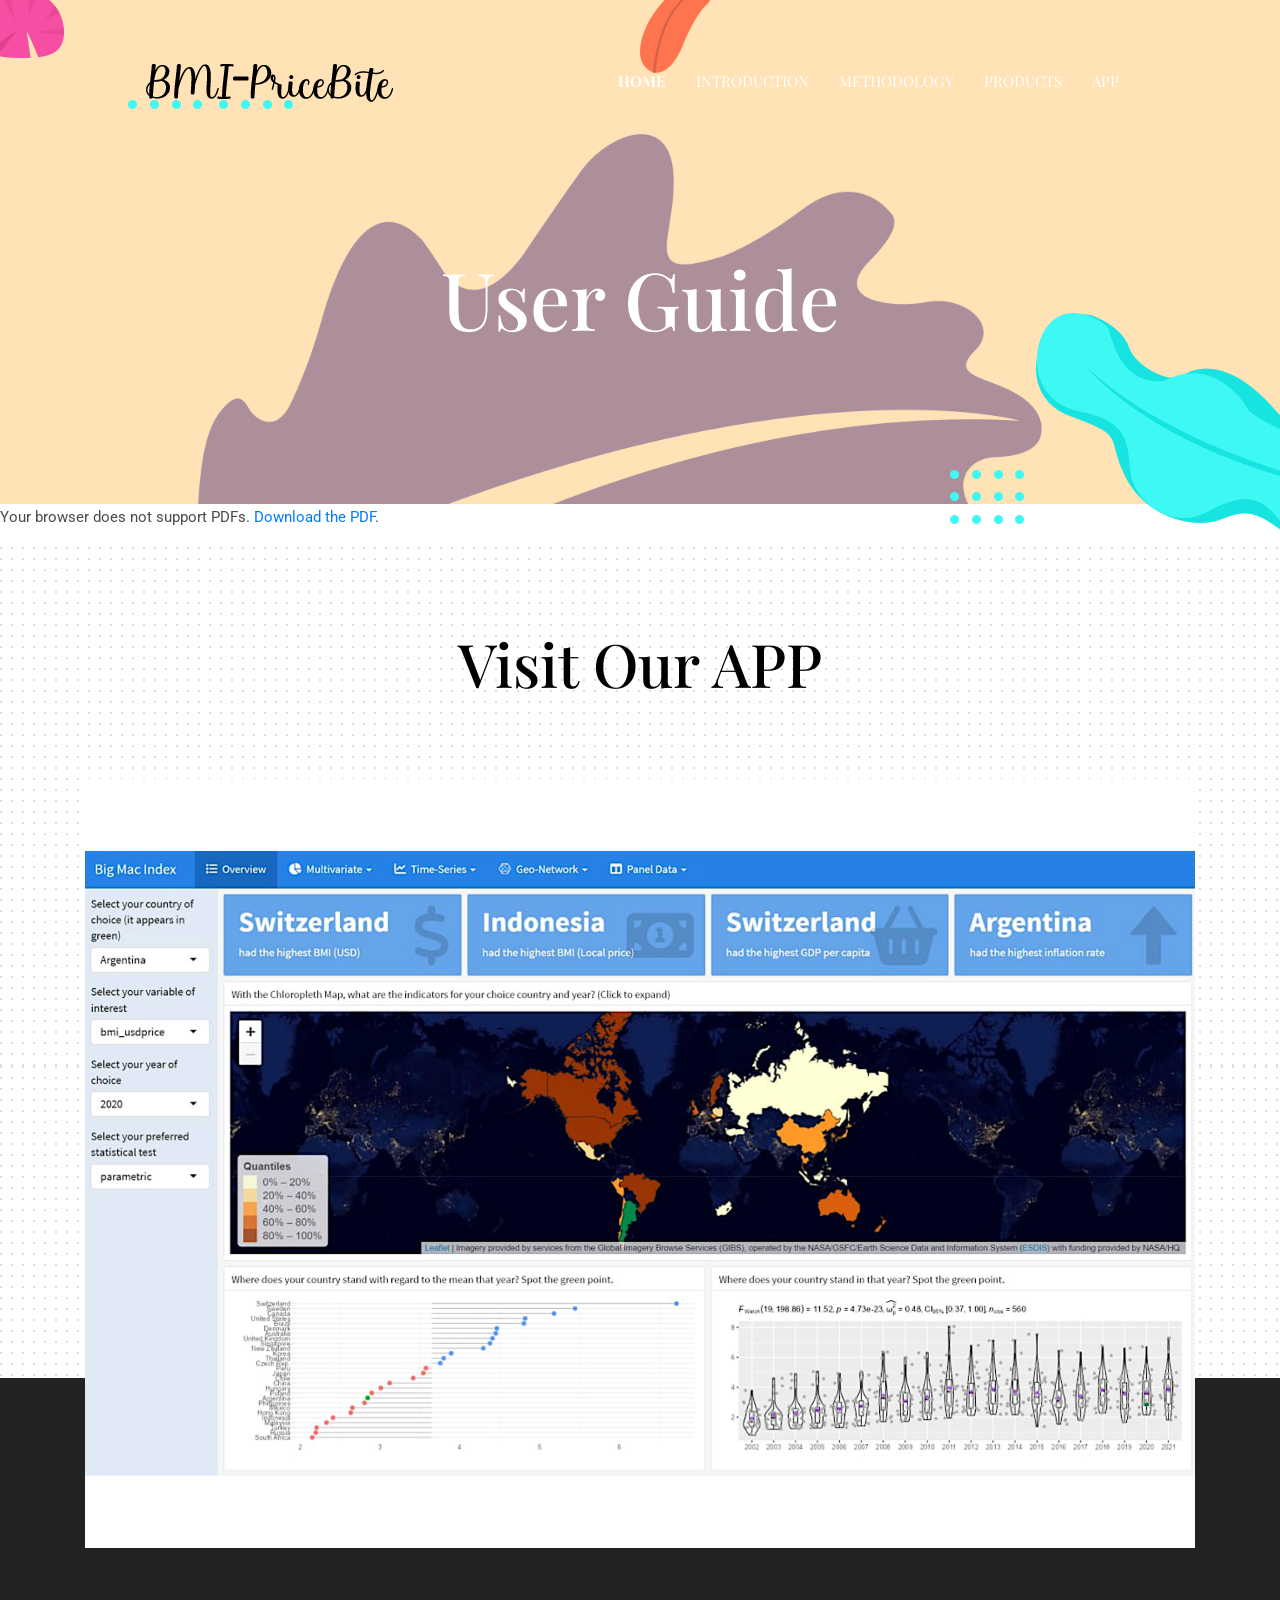
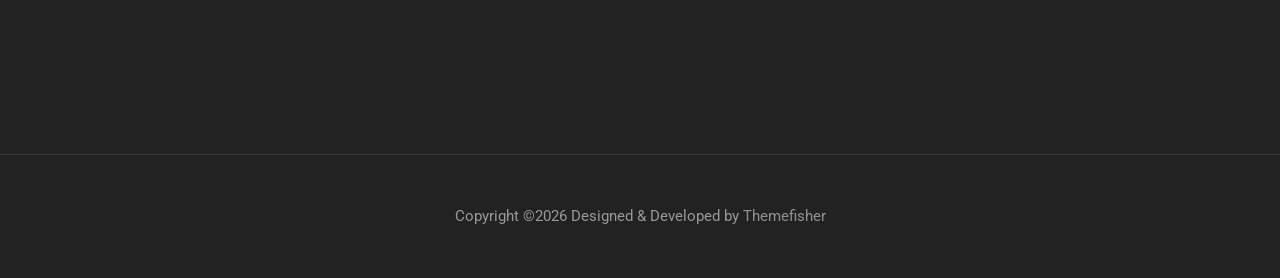
<file: theme/userguide.html>
<!DOCTYPE html>

<!--
 // WEBSITE: https://themefisher.com
 // TWITTER: https://twitter.com/themefisher
 // FACEBOOK: https://www.facebook.com/themefisher
 // GITHUB: https://github.com/themefisher/
-->

<html lang="en">
<head>

  <!-- Basic Page Needs
  ================================================== -->
  <meta charset="utf-8">
  <title>BMI - Pricebite</title>

  <!-- Mobile Specific Metas
  ================================================== -->
  <meta http-equiv="X-UA-Compatible" content="IE=edge">
  <meta name="description" content="Creative Portfolio Template">
  <meta name="viewport" content="width=device-width, initial-scale=1.0, maximum-scale=5.0">
  <meta name="author" content="Themefisher">
  <meta name="generator" content="Themefisher Kross Template v1.0">
  <!-- Favicon -->
  <link rel="shortcut icon" type="image/x-icon" href="images/favicon.png" />
  
  <!-- ** Plugins Needed for the Project ** -->
  <!-- Bootstrap -->
  <link rel="stylesheet" href="plugins/bootstrap/bootstrap.min.css">
  <!-- slick slider -->
  <link rel="stylesheet" href="plugins/slick/slick.css">
  <!-- themefy-icon -->
  <link rel="stylesheet" href="plugins/themify-icons/themify-icons.css">

  <!-- Main Stylesheet -->
  <link href="css/style.css" rel="stylesheet">

</head>
<body>
  

<header class="navigation fixed-top">
  <nav class="navbar navbar-expand-lg navbar-dark">
    <a class="navbar-brand font-tertiary h3" href="index.html"><img src="images/logo.png" alt="Myself"></a>
    <button class="navbar-toggler" type="button" data-toggle="collapse" data-target="#navigation"
      aria-controls="navigation" aria-expanded="false" aria-label="Toggle navigation">
      <span class="navbar-toggler-icon"></span>
    </button>

    <div class="collapse navbar-collapse text-center" id="navigation">
      <ul class="navbar-nav ml-auto">
        <li class="nav-item active">
          <a class="nav-link" href="index.html">Home</a>
        </li>
        <li class="nav-item">
          <a class="nav-link" href="about.html">Introduction</a>
        </li>
        <li class="nav-item">
          <a class="nav-link" href="method.html">Methodology</a>
        </li>
        <li class="nav-item">
          <a class="nav-link" href="product.html">Products</a>
        </li>
        <li class="nav-item">
          <a class="nav-link" href="https://victorianeo.shinyapps.io/bmi-pricebite">App</a>
        </li>
      </ul>
    </div>
  </nav>
</header>

<!-- page title -->
<section class="page-title bg-primary position-relative">
  <div class="container">
    <div class="row">
      <div class="col-12 text-center">
        <h1 class="text-white font-tertiary">User Guide</h1>
      </div>
    </div>
  </div>
  <!-- background shapes -->
  <img src="images/illustrations/page-title.png" alt="illustrations" class="bg-shape-1 w-100">
  <img src="images/illustrations/leaf-pink-round.png" alt="illustrations" class="bg-shape-2">
  <img src="images/illustrations/dots-cyan.png" alt="illustrations" class="bg-shape-3">
  <img src="images/illustrations/leaf-orange.png" alt="illustrations" class="bg-shape-4">
  
  <img src="images/illustrations/dots-group-cyan.png" alt="illustrations" class="bg-shape-6">
  <img src="images/illustrations/leaf-cyan-lg.png" alt="illustrations" class="bg-shape-7">
</section>
<!-- /page title -->

<!-- PDF Addition Start -->
<object data="images/userguide.pdf" type="application/pdf" width="100%" height="1000px">
    <p>Your browser does not support PDFs. <a href="path/to/your/file.pdf">Download the PDF</a>.</p>
</object>
<!-- PDF Addition End -->

<!-- contact -->
<section class="section section-on-footer" data-background="images/backgrounds/bg-dots.png">
  <div class="container">
    <div class="row">
      <div class="col-12 text-center">
        <h2 class="section-title">Visit Our APP</h2>
      </div>
      <div class="col-12 text-center">
        <!-- Make the image a clickable link -->
        <a href="https://victorianeo.shinyapps.io/bmi-pricebite">
          <img src="images/blog/Slide7.png" alt="Detailed Contact Information" style="max-width: 100%; height: auto;">
        </a>
      </div>
    </div>
  </div>
</section>
<!-- /contact -->


<!-- footer -->
<footer class="bg-dark footer-section">
  <div class="section">
    <div class="container">
      <div class="row">
        <div class="col-md-4">
          <h5 class="text-light"></h5>
          <p class="text-white paragraph-lg font-secondary"></p>
        </div>
        <div class="col-md-4">
          <h5 class="text-light"></h5>
          <p class="text-white paragraph-lg font-secondary"></p>
        </div>
        <div class="col-md-4">
          <h5 class="text-light"></h5>
          <p class="text-white paragraph-lg font-secondary"></p>
        </div>
      </div>
    </div>
  </div>
  <div class="border-top text-center border-dark py-5">
    <p class="mb-0 text-light">Copyright &copy;<script>
        var CurrentYear = new Date().getFullYear()
        document.write(CurrentYear)
      </script> Designed &amp; Developed by <a class="text-white-50" href="Themefisher">Themefisher</a></p>
  </div>
</footer>
<!-- /footer

<!-- jQuery -->
<script src="plugins/jQuery/jquery.min.js"></script>
<!-- Bootstrap JS -->
<script src="plugins/bootstrap/bootstrap.min.js"></script>
<!-- slick slider -->
<script src="plugins/slick/slick.min.js"></script>
<!-- filter -->
<script src="plugins/shuffle/shuffle.min.js"></script>

<!-- Main Script -->
<script src="js/script.js"></script>

</body>
</html>
</file>
<file: theme/plugins/themify-icons/themify-icons.css>
@font-face{font-family:themify;src:url(fonts/themify.eot?-fvbane);src:url(fonts/themify.eot?#iefix-fvbane) format('embedded-opentype'),url(fonts/themify.woff?-fvbane) format('woff'),url(fonts/themify.ttf?-fvbane) format('truetype'),url(fonts/themify.svg?-fvbane#themify) format('svg');font-weight:400;font-style:normal}[class*=" ti-"],[class^=ti-]{font-family:themify;speak:none;font-style:normal;font-weight:400;font-variant:normal;text-transform:none;line-height:1;-webkit-font-smoothing:antialiased;-moz-osx-font-smoothing:grayscale}.ti-wand:before{content:"\e600"}.ti-volume:before{content:"\e601"}.ti-user:before{content:"\e602"}.ti-unlock:before{content:"\e603"}.ti-unlink:before{content:"\e604"}.ti-trash:before{content:"\e605"}.ti-thought:before{content:"\e606"}.ti-target:before{content:"\e607"}.ti-tag:before{content:"\e608"}.ti-tablet:before{content:"\e609"}.ti-star:before{content:"\e60a"}.ti-spray:before{content:"\e60b"}.ti-signal:before{content:"\e60c"}.ti-shopping-cart:before{content:"\e60d"}.ti-shopping-cart-full:before{content:"\e60e"}.ti-settings:before{content:"\e60f"}.ti-search:before{content:"\e610"}.ti-zoom-in:before{content:"\e611"}.ti-zoom-out:before{content:"\e612"}.ti-cut:before{content:"\e613"}.ti-ruler:before{content:"\e614"}.ti-ruler-pencil:before{content:"\e615"}.ti-ruler-alt:before{content:"\e616"}.ti-bookmark:before{content:"\e617"}.ti-bookmark-alt:before{content:"\e618"}.ti-reload:before{content:"\e619"}.ti-plus:before{content:"\e61a"}.ti-pin:before{content:"\e61b"}.ti-pencil:before{content:"\e61c"}.ti-pencil-alt:before{content:"\e61d"}.ti-paint-roller:before{content:"\e61e"}.ti-paint-bucket:before{content:"\e61f"}.ti-na:before{content:"\e620"}.ti-mobile:before{content:"\e621"}.ti-minus:before{content:"\e622"}.ti-medall:before{content:"\e623"}.ti-medall-alt:before{content:"\e624"}.ti-marker:before{content:"\e625"}.ti-marker-alt:before{content:"\e626"}.ti-arrow-up:before{content:"\e627"}.ti-arrow-right:before{content:"\e628"}.ti-arrow-left:before{content:"\e629"}.ti-arrow-down:before{content:"\e62a"}.ti-lock:before{content:"\e62b"}.ti-location-arrow:before{content:"\e62c"}.ti-link:before{content:"\e62d"}.ti-layout:before{content:"\e62e"}.ti-layers:before{content:"\e62f"}.ti-layers-alt:before{content:"\e630"}.ti-key:before{content:"\e631"}.ti-import:before{content:"\e632"}.ti-image:before{content:"\e633"}.ti-heart:before{content:"\e634"}.ti-heart-broken:before{content:"\e635"}.ti-hand-stop:before{content:"\e636"}.ti-hand-open:before{content:"\e637"}.ti-hand-drag:before{content:"\e638"}.ti-folder:before{content:"\e639"}.ti-flag:before{content:"\e63a"}.ti-flag-alt:before{content:"\e63b"}.ti-flag-alt-2:before{content:"\e63c"}.ti-eye:before{content:"\e63d"}.ti-export:before{content:"\e63e"}.ti-exchange-vertical:before{content:"\e63f"}.ti-desktop:before{content:"\e640"}.ti-cup:before{content:"\e641"}.ti-crown:before{content:"\e642"}.ti-comments:before{content:"\e643"}.ti-comment:before{content:"\e644"}.ti-comment-alt:before{content:"\e645"}.ti-close:before{content:"\e646"}.ti-clip:before{content:"\e647"}.ti-angle-up:before{content:"\e648"}.ti-angle-right:before{content:"\e649"}.ti-angle-left:before{content:"\e64a"}.ti-angle-down:before{content:"\e64b"}.ti-check:before{content:"\e64c"}.ti-check-box:before{content:"\e64d"}.ti-camera:before{content:"\e64e"}.ti-announcement:before{content:"\e64f"}.ti-brush:before{content:"\e650"}.ti-briefcase:before{content:"\e651"}.ti-bolt:before{content:"\e652"}.ti-bolt-alt:before{content:"\e653"}.ti-blackboard:before{content:"\e654"}.ti-bag:before{content:"\e655"}.ti-move:before{content:"\e656"}.ti-arrows-vertical:before{content:"\e657"}.ti-arrows-horizontal:before{content:"\e658"}.ti-fullscreen:before{content:"\e659"}.ti-arrow-top-right:before{content:"\e65a"}.ti-arrow-top-left:before{content:"\e65b"}.ti-arrow-circle-up:before{content:"\e65c"}.ti-arrow-circle-right:before{content:"\e65d"}.ti-arrow-circle-left:before{content:"\e65e"}.ti-arrow-circle-down:before{content:"\e65f"}.ti-angle-double-up:before{content:"\e660"}.ti-angle-double-right:before{content:"\e661"}.ti-angle-double-left:before{content:"\e662"}.ti-angle-double-down:before{content:"\e663"}.ti-zip:before{content:"\e664"}.ti-world:before{content:"\e665"}.ti-wheelchair:before{content:"\e666"}.ti-view-list:before{content:"\e667"}.ti-view-list-alt:before{content:"\e668"}.ti-view-grid:before{content:"\e669"}.ti-uppercase:before{content:"\e66a"}.ti-upload:before{content:"\e66b"}.ti-underline:before{content:"\e66c"}.ti-truck:before{content:"\e66d"}.ti-timer:before{content:"\e66e"}.ti-ticket:before{content:"\e66f"}.ti-thumb-up:before{content:"\e670"}.ti-thumb-down:before{content:"\e671"}.ti-text:before{content:"\e672"}.ti-stats-up:before{content:"\e673"}.ti-stats-down:before{content:"\e674"}.ti-split-v:before{content:"\e675"}.ti-split-h:before{content:"\e676"}.ti-smallcap:before{content:"\e677"}.ti-shine:before{content:"\e678"}.ti-shift-right:before{content:"\e679"}.ti-shift-left:before{content:"\e67a"}.ti-shield:before{content:"\e67b"}.ti-notepad:before{content:"\e67c"}.ti-server:before{content:"\e67d"}.ti-quote-right:before{content:"\e67e"}.ti-quote-left:before{content:"\e67f"}.ti-pulse:before{content:"\e680"}.ti-printer:before{content:"\e681"}.ti-power-off:before{content:"\e682"}.ti-plug:before{content:"\e683"}.ti-pie-chart:before{content:"\e684"}.ti-paragraph:before{content:"\e685"}.ti-panel:before{content:"\e686"}.ti-package:before{content:"\e687"}.ti-music:before{content:"\e688"}.ti-music-alt:before{content:"\e689"}.ti-mouse:before{content:"\e68a"}.ti-mouse-alt:before{content:"\e68b"}.ti-money:before{content:"\e68c"}.ti-microphone:before{content:"\e68d"}.ti-menu:before{content:"\e68e"}.ti-menu-alt:before{content:"\e68f"}.ti-map:before{content:"\e690"}.ti-map-alt:before{content:"\e691"}.ti-loop:before{content:"\e692"}.ti-location-pin:before{content:"\e693"}.ti-list:before{content:"\e694"}.ti-light-bulb:before{content:"\e695"}.ti-Italic:before{content:"\e696"}.ti-info:before{content:"\e697"}.ti-infinite:before{content:"\e698"}.ti-id-badge:before{content:"\e699"}.ti-hummer:before{content:"\e69a"}.ti-home:before{content:"\e69b"}.ti-help:before{content:"\e69c"}.ti-headphone:before{content:"\e69d"}.ti-harddrives:before{content:"\e69e"}.ti-harddrive:before{content:"\e69f"}.ti-gift:before{content:"\e6a0"}.ti-game:before{content:"\e6a1"}.ti-filter:before{content:"\e6a2"}.ti-files:before{content:"\e6a3"}.ti-file:before{content:"\e6a4"}.ti-eraser:before{content:"\e6a5"}.ti-envelope:before{content:"\e6a6"}.ti-download:before{content:"\e6a7"}.ti-direction:before{content:"\e6a8"}.ti-direction-alt:before{content:"\e6a9"}.ti-dashboard:before{content:"\e6aa"}.ti-control-stop:before{content:"\e6ab"}.ti-control-shuffle:before{content:"\e6ac"}.ti-control-play:before{content:"\e6ad"}.ti-control-pause:before{content:"\e6ae"}.ti-control-forward:before{content:"\e6af"}.ti-control-backward:before{content:"\e6b0"}.ti-cloud:before{content:"\e6b1"}.ti-cloud-up:before{content:"\e6b2"}.ti-cloud-down:before{content:"\e6b3"}.ti-clipboard:before{content:"\e6b4"}.ti-car:before{content:"\e6b5"}.ti-calendar:before{content:"\e6b6"}.ti-book:before{content:"\e6b7"}.ti-bell:before{content:"\e6b8"}.ti-basketball:before{content:"\e6b9"}.ti-bar-chart:before{content:"\e6ba"}.ti-bar-chart-alt:before{content:"\e6bb"}.ti-back-right:before{content:"\e6bc"}.ti-back-left:before{content:"\e6bd"}.ti-arrows-corner:before{content:"\e6be"}.ti-archive:before{content:"\e6bf"}.ti-anchor:before{content:"\e6c0"}.ti-align-right:before{content:"\e6c1"}.ti-align-left:before{content:"\e6c2"}.ti-align-justify:before{content:"\e6c3"}.ti-align-center:before{content:"\e6c4"}.ti-alert:before{content:"\e6c5"}.ti-alarm-clock:before{content:"\e6c6"}.ti-agenda:before{content:"\e6c7"}.ti-write:before{content:"\e6c8"}.ti-window:before{content:"\e6c9"}.ti-widgetized:before{content:"\e6ca"}.ti-widget:before{content:"\e6cb"}.ti-widget-alt:before{content:"\e6cc"}.ti-wallet:before{content:"\e6cd"}.ti-video-clapper:before{content:"\e6ce"}.ti-video-camera:before{content:"\e6cf"}.ti-vector:before{content:"\e6d0"}.ti-themify-logo:before{content:"\e6d1"}.ti-themify-favicon:before{content:"\e6d2"}.ti-themify-favicon-alt:before{content:"\e6d3"}.ti-support:before{content:"\e6d4"}.ti-stamp:before{content:"\e6d5"}.ti-split-v-alt:before{content:"\e6d6"}.ti-slice:before{content:"\e6d7"}.ti-shortcode:before{content:"\e6d8"}.ti-shift-right-alt:before{content:"\e6d9"}.ti-shift-left-alt:before{content:"\e6da"}.ti-ruler-alt-2:before{content:"\e6db"}.ti-receipt:before{content:"\e6dc"}.ti-pin2:before{content:"\e6dd"}.ti-pin-alt:before{content:"\e6de"}.ti-pencil-alt2:before{content:"\e6df"}.ti-palette:before{content:"\e6e0"}.ti-more:before{content:"\e6e1"}.ti-more-alt:before{content:"\e6e2"}.ti-microphone-alt:before{content:"\e6e3"}.ti-magnet:before{content:"\e6e4"}.ti-line-double:before{content:"\e6e5"}.ti-line-dotted:before{content:"\e6e6"}.ti-line-dashed:before{content:"\e6e7"}.ti-layout-width-full:before{content:"\e6e8"}.ti-layout-width-default:before{content:"\e6e9"}.ti-layout-width-default-alt:before{content:"\e6ea"}.ti-layout-tab:before{content:"\e6eb"}.ti-layout-tab-window:before{content:"\e6ec"}.ti-layout-tab-v:before{content:"\e6ed"}.ti-layout-tab-min:before{content:"\e6ee"}.ti-layout-slider:before{content:"\e6ef"}.ti-layout-slider-alt:before{content:"\e6f0"}.ti-layout-sidebar-right:before{content:"\e6f1"}.ti-layout-sidebar-none:before{content:"\e6f2"}.ti-layout-sidebar-left:before{content:"\e6f3"}.ti-layout-placeholder:before{content:"\e6f4"}.ti-layout-menu:before{content:"\e6f5"}.ti-layout-menu-v:before{content:"\e6f6"}.ti-layout-menu-separated:before{content:"\e6f7"}.ti-layout-menu-full:before{content:"\e6f8"}.ti-layout-media-right-alt:before{content:"\e6f9"}.ti-layout-media-right:before{content:"\e6fa"}.ti-layout-media-overlay:before{content:"\e6fb"}.ti-layout-media-overlay-alt:before{content:"\e6fc"}.ti-layout-media-overlay-alt-2:before{content:"\e6fd"}.ti-layout-media-left-alt:before{content:"\e6fe"}.ti-layout-media-left:before{content:"\e6ff"}.ti-layout-media-center-alt:before{content:"\e700"}.ti-layout-media-center:before{content:"\e701"}.ti-layout-list-thumb:before{content:"\e702"}.ti-layout-list-thumb-alt:before{content:"\e703"}.ti-layout-list-post:before{content:"\e704"}.ti-layout-list-large-image:before{content:"\e705"}.ti-layout-line-solid:before{content:"\e706"}.ti-layout-grid4:before{content:"\e707"}.ti-layout-grid3:before{content:"\e708"}.ti-layout-grid2:before{content:"\e709"}.ti-layout-grid2-thumb:before{content:"\e70a"}.ti-layout-cta-right:before{content:"\e70b"}.ti-layout-cta-left:before{content:"\e70c"}.ti-layout-cta-center:before{content:"\e70d"}.ti-layout-cta-btn-right:before{content:"\e70e"}.ti-layout-cta-btn-left:before{content:"\e70f"}.ti-layout-column4:before{content:"\e710"}.ti-layout-column3:before{content:"\e711"}.ti-layout-column2:before{content:"\e712"}.ti-layout-accordion-separated:before{content:"\e713"}.ti-layout-accordion-merged:before{content:"\e714"}.ti-layout-accordion-list:before{content:"\e715"}.ti-ink-pen:before{content:"\e716"}.ti-info-alt:before{content:"\e717"}.ti-help-alt:before{content:"\e718"}.ti-headphone-alt:before{content:"\e719"}.ti-hand-point-up:before{content:"\e71a"}.ti-hand-point-right:before{content:"\e71b"}.ti-hand-point-left:before{content:"\e71c"}.ti-hand-point-down:before{content:"\e71d"}.ti-gallery:before{content:"\e71e"}.ti-face-smile:before{content:"\e71f"}.ti-face-sad:before{content:"\e720"}.ti-credit-card:before{content:"\e721"}.ti-control-skip-forward:before{content:"\e722"}.ti-control-skip-backward:before{content:"\e723"}.ti-control-record:before{content:"\e724"}.ti-control-eject:before{content:"\e725"}.ti-comments-smiley:before{content:"\e726"}.ti-brush-alt:before{content:"\e727"}.ti-youtube:before{content:"\e728"}.ti-vimeo:before{content:"\e729"}.ti-twitter:before{content:"\e72a"}.ti-time:before{content:"\e72b"}.ti-tumblr:before{content:"\e72c"}.ti-skype:before{content:"\e72d"}.ti-share:before{content:"\e72e"}.ti-share-alt:before{content:"\e72f"}.ti-rocket:before{content:"\e730"}.ti-pinterest:before{content:"\e731"}.ti-new-window:before{content:"\e732"}.ti-microsoft:before{content:"\e733"}.ti-list-ol:before{content:"\e734"}.ti-linkedin:before{content:"\e735"}.ti-layout-sidebar-2:before{content:"\e736"}.ti-layout-grid4-alt:before{content:"\e737"}.ti-layout-grid3-alt:before{content:"\e738"}.ti-layout-grid2-alt:before{content:"\e739"}.ti-layout-column4-alt:before{content:"\e73a"}.ti-layout-column3-alt:before{content:"\e73b"}.ti-layout-column2-alt:before{content:"\e73c"}.ti-instagram:before{content:"\e73d"}.ti-google:before{content:"\e73e"}.ti-github:before{content:"\e73f"}.ti-flickr:before{content:"\e740"}.ti-facebook:before{content:"\e741"}.ti-dropbox:before{content:"\e742"}.ti-dribbble:before{content:"\e743"}.ti-apple:before{content:"\e744"}.ti-android:before{content:"\e745"}.ti-save:before{content:"\e746"}.ti-save-alt:before{content:"\e747"}.ti-yahoo:before{content:"\e748"}.ti-wordpress:before{content:"\e749"}.ti-vimeo-alt:before{content:"\e74a"}.ti-twitter-alt:before{content:"\e74b"}.ti-tumblr-alt:before{content:"\e74c"}.ti-trello:before{content:"\e74d"}.ti-stack-overflow:before{content:"\e74e"}.ti-soundcloud:before{content:"\e74f"}.ti-sharethis:before{content:"\e750"}.ti-sharethis-alt:before{content:"\e751"}.ti-reddit:before{content:"\e752"}.ti-pinterest-alt:before{content:"\e753"}.ti-microsoft-alt:before{content:"\e754"}.ti-linux:before{content:"\e755"}.ti-jsfiddle:before{content:"\e756"}.ti-joomla:before{content:"\e757"}.ti-html5:before{content:"\e758"}.ti-flickr-alt:before{content:"\e759"}.ti-email:before{content:"\e75a"}.ti-drupal:before{content:"\e75b"}.ti-dropbox-alt:before{content:"\e75c"}.ti-css3:before{content:"\e75d"}.ti-rss:before{content:"\e75e"}.ti-rss-alt:before{content:"\e75f"}
</file>
<file: theme/css/style.css>
/**
 * WEBSITE: https://themefisher.com
 * TWITTER: https://twitter.com/themefisher
 * FACEBOOK: https://www.facebook.com/themefisher
 * GITHUB: https://github.com/themefisher/
 */

/*  typography */
@import url("https://fonts.googleapis.com/css?family=Playfair+Display:700|Roboto:400");
body {
  line-height: 1.2;
  font-family: "Roboto", sans-serif;
  -webkit-font-smoothing: antialiased;
  font-size: 15px;
  color: #4c4c4c;
}

p, .paragraph {
  font-weight: 400;
  color: #4c4c4c;
  font-size: 15px;
  line-height: 1.8;
  font-family: "Roboto", sans-serif;
}
p-lg, .paragraph-lg {
  font-size: 22px;
}

h1, h2, h3, h4, h5, h6 {
  color: #000;
  font-family: "Playfair Display", serif;
  line-height: 1.2;
}

h1, .h1 {
  font-size: 80px;
}
@media (max-width: 991px) {
  h1, .h1 {
    font-size: 65px;
  }
}

h2, .h2 {
  font-size: 60px;
}
@media (max-width: 991px) {
  h2, .h2 {
    font-size: 50px;
  }
}

h3, .h3 {
  font-size: 40px;
}

h4, .h4 {
  font-size: 22px;
}

h5, .h5 {
  font-size: 18px;
}

h6, .h6 {
  font-size: 14px;
}

/* Button style */
.btn {
  font-size: 22px;
  font-family: "Playfair Display", serif;
  text-transform: capitalize;
  padding: 16px 44px;
  border-radius: 5px;
  font-weight: 600;
  border: 0;
  position: relative;
  z-index: 1;
  transition: 0.2s ease;
}
.btn:focus {
  outline: 0;
  box-shadow: none !important;
}
.btn:active {
  box-shadow: none;
}
.btn-sm {
  font-size: 15px;
  padding: 10px 30px;
}
.btn-xs {
  padding: 5px 10px;
  font-size: 15px;
}

.btn-primary {
  background: #E50001; 
  color: #fff;
}
.btn-primary:active {
  background: #FFCC02 !important;
}
.btn-primary:hover {
  background: black;
}
.btn-primary.focus, .btn-primary.active {
  background: black !important;
  box-shadow: none !important;
}

.btn-transparent {
  background: transparent;
  color: #E50001;
  font-weight: bold;
}
.btn-transparent:active, .btn-transparent:hover {
  color: #FFCC02;
}

body {
  background-color: #fff;
  overflow-x: hidden;
}

::-moz-selection {
  background: #542cb7;
  color: #fff;
}

::selection {
  background: #E50001;
  color: #fff;
}

/* preloader */
.preloader {
  position: fixed;
  top: 0;
  left: 0;
  right: 0;
  bottom: 0;
  background-color: #fff;
  z-index: 999;
  display: flex;
  align-items: center;
  justify-content: center;
}

ol,
ul {
  list-style-type: none;
  margin: 0px;
}

img {
  vertical-align: middle;
  border: 0;
}

a,
a:hover,
a:focus {
  text-decoration: none;
}

a,
button,
select {
  cursor: pointer;
  transition: 0.2s ease;
}
a:focus,
button:focus,
select:focus {
  outline: 0;
}

a.text-dark:hover {
  color: #E50001 !important;
}

a:hover {
  color: #E50001;
}

.slick-slide {
  outline: 0;
}

.section {
  padding-top: 80px;
  padding-bottom: 80px;
}
.section-title {
  margin-bottom: 80px;
  font-family: "Playfair Display", serif;
}

.bg-cover {
  background-size: cover;
  background-position: center center;
  background-repeat: no-repeat;
}

/* overlay */
.overlay {
  position: relative;
}
.overlay::before {
  position: absolute;
  content: "";
  height: 100%;
  width: 100%;
  top: 0;
  left: 0;
  background: #000;
  opacity: 0.5;
}

.outline-0 {
  outline: 0 !important;
}

.d-unset {
  display: unset !important;
}

.bg-primary {
  background: #FFE2B5 !important;
}

.bg-gray {
  background: #eaeaea !important;
}

.text-primary {
  color: #E50001 !important;
}

.text-color {
  color: #4c4c4c;
}

.text-dark {
  color: #000 !important;
}

.text-light {
  color: #999999 !important;
}

.mb-10 {
  margin-bottom: 10px !important;
}

.mb-20 {
  margin-bottom: 20px !important;
}

.mb-30 {
  margin-bottom: 30px !important;
}

.mb-40 {
  margin-bottom: 40px !important;
}

.mb-50 {
  margin-bottom: 50px !important;
}

.mb-60 {
  margin-bottom: 60px !important;
}

.mb-70 {
  margin-bottom: 70px !important;
}

.mb-80 {
  margin-bottom: 80px !important;
}

.mb-90 {
  margin-bottom: 90px !important;
}

.mb-100 {
  margin-bottom: 100px !important;
}

.zindex-1 {
  z-index: 1;
}

.rounded-lg {
  border-radius: 15px;
}

.overflow-hidden {
  overflow: hidden;
}

.font-secondary {
  font-family: "Playfair Display", serif !important;
}

.font-tertiary {
  font-family: "Playfair Display", serif !important;
}

.shadow {
  box-shadow: 0px 18px 39.1px 6.9px rgba(224, 241, 255, 0.34) !important;
}

.bg-dark {
  background-color: #222222 !important;
}

/* icon */
.icon {
  font-size: 45px;
}

.icon-bg {
  height: 100px;
  width: 100px;
  line-height: 100px;
  text-align: center;
}

.icon-light {
  color: #c8d5ef;
}

/* /icon */
/* slick slider */
.slick-dots {
  text-align: center;
  padding-left: 0;
}
.slick-dots li {
  display: inline-block;
  margin: 2px;
}
.slick-dots li.slick-active button {
  background: #fff;
  width: 25px;
}
.slick-dots li button {
  height: 6px;
  width: 12px;
  background: rgba(255, 255, 255, 0.5);
  color: transparent;
  border-radius: 10px;
  overflow: hidden;
  transition: 0.2s ease;
  border: 0;
}

/* /slick slider */
/* form */
.form-control {
  border: 0;
  border-radius: 0;
  border-bottom: 1px solid #c7c7c7;
  height: 60px;
}
.form-control:focus {
  border-color: #E50001;
  outline: 0;
  box-shadow: none !important;
}

textarea.form-control {
  height: 120px;
}

/* /form */
/* card */
.card {
  border: 0;
}
.card-header {
  border: 0;
}
.card-footer {
  border: 0;
}

/* /card */
.navigation {
  padding: 40px 130px;
  transition: 0.3s ease;
}
.navigation.nav-bg {
  background-color: #FFCC02;
  padding: 15px 100px;
}
@media (max-width: 991px) {
  .navigation.nav-bg {
    padding: 15px 20px;
  }
}
@media (max-width: 991px) {
  .navigation {
    padding: 20px;
    background: #FFCC02;
  }
}

.navbar .nav-item .nav-link {
  font-family: "Playfair Display", serif;
  text-transform: uppercase;
  padding: 15px;
}
.navbar .nav-item.active {
  font-weight: bold;
}

.navbar-dark .navbar-nav .nav-link {
  color: #fff;
}

.hero-area {
  padding: 300px 0 200px;
  position: relative;
}
@media (max-width: 767px) {
  .hero-area {
    padding: 250px 0 150px;
    overflow: hidden;
  }
}
.hero-area h1 {
  position: relative;
  z-index: 2;
}

.layer {
  position: absolute;
  z-index: 1;
}

#l1 {
  bottom: 0;
  left: 0;
}

#l2 {
  top: 190px;
  left: -250px;
}

#l3 {
  top: 200px;
  left: 40%;
}

#l4 {
  top: 200px;
  right: 40%;
}

#l5 {
  top: 100px;
  right: -150px;
}

#l6 {
  bottom: -20px;
  left: 10%;
}

#l7 {
  bottom: 100px;
  left: 20%;
}

#l8 {
  bottom: 160px;
  right: 45%;
}

#l9 {
  bottom: 100px;
  right: -10px;
}

.layer-bg {
  position: absolute;
  bottom: 0;
  left: 0;
}

/* skills */
.progress-wrapper {
  height: 130px;
  overflow: hidden;
}

.wave {
  position: absolute;
  width: 100%;
  height: 100%;
}
.wave::before, .wave::after {
  content: "";
  position: absolute;
  width: 800px;
  height: 800px;
  bottom: 0;
  left: 50%;
  background-color: rgba(255, 255, 255, 0.4);
  border-radius: 45%;
  transform: translateX(-50%) rotate(0);
  -webkit-animation: rotate 6s linear infinite;
          animation: rotate 6s linear infinite;
  z-index: 10;
}
.wave::after {
  border-radius: 47%;
  background-color: rgba(255, 255, 255, 0.9);
  transform: translateX(-50%) rotate(0);
  -webkit-animation: rotate 10s linear -5s infinite;
          animation: rotate 10s linear -5s infinite;
  z-index: 20;
}

@-webkit-keyframes rotate {
  50% {
    transform: translateX(-50%) rotate(180deg);
  }
  100% {
    transform: translateX(-50%) rotate(360deg);
  }
}

@keyframes rotate {
  50% {
    transform: translateX(-50%) rotate(180deg);
  }
  100% {
    transform: translateX(-50%) rotate(360deg);
  }
}
/* /skills */
/* education */
.edu-bg-image {
  position: absolute;
  left: 0;
  top: -300px;
  z-index: -1;
}

/* /education */
/* service */
.hover-bg-primary {
  transition: 0.3s ease;
}
.hover-bg-primary:hover {
  background: #FFCC02;
}
.hover-bg-primary:hover * {
  color: #fff;
}

.active-bg-primary {
  transition: 0.3s ease;
  background: #E50001;
}
.active-bg-primary * {
  color: #fff;
}

.hover-shadow {
  transition: 0.2s ease;
}
.hover-shadow:hover {
  box-shadow: 0px 18px 40px 8px rgba(224, 241, 255, 0.54) !important;
}

/* /service */
/* portfolio */
.hover-wrapper {
  overflow: hidden;
}
.hover-wrapper img {
  transition: 0.3s ease;
  transform: scale(1.1);
}
.hover-wrapper:hover img {
  transform: scale(1);
}
.hover-wrapper:hover .hover-overlay {
  opacity: 1;
  visibility: visible;
}

.hover-overlay {
  position: absolute;
  height: 100%;
  width: 100%;
  border-radius: inherit;
  top: 0;
  left: 0;
  background: rgba(0, 0, 0, 0.3);
  opacity: 0;
  visibility: hidden;
  transition: 0.3s ease;
}

.hover-content {
  position: absolute;
  top: 50%;
  transform: translateY(-50%);
  left: 0;
  right: 0;
  text-align: center;
}

/* /portfolio */
/* testimonial */
.testimonial-content strong {
  color: #E50001;
  font-weight: normal;
}

.testimonial-bg-shapes .container {
  position: relative;
  z-index: 1;
}
.testimonial-bg-shapes .bg-map {
  position: absolute;
  left: 50%;
  top: 50%;
  transform: translate(-50%, -50%);
}
.testimonial-bg-shapes .bg-shape-1 {
  position: absolute;
  left: 100px;
  top: -50px;
}
.testimonial-bg-shapes .bg-shape-2 {
  position: absolute;
  right: 150px;
  top: 50px;
}
.testimonial-bg-shapes .bg-shape-3 {
  position: absolute;
  right: 50px;
  top: 200px;
}
.testimonial-bg-shapes .bg-shape-4 {
  position: absolute;
  left: 100px;
  bottom: 200px;
}
.testimonial-bg-shapes .bg-shape-5 {
  position: absolute;
  right: 200px;
  bottom: -50px;
}

/* /testimonial */
/* footer */
.footer-section {
  padding-top: 200px;
}

.section-on-footer {
  margin-bottom: -250px;
}

.shadow-down {
  position: relative;
}
.shadow-down::before {
  position: absolute;
  content: "";
  box-shadow: 0px 0px 80.75px 14.25px rgba(224, 241, 255, 0.34);
  height: 100%;
  width: 100%;
  left: 0;
  top: 0;
  z-index: -1;
}

/* /footer */
.card-lg {
  flex-direction: row-reverse;
  align-items: center;
}
@media (max-width: 991px) {
  .card-lg {
    flex-direction: column;
  }
}

blockquote {
  display: inline-block;
  padding: 20px 25px;
  background: #eaeaea;
  border-left: 3px solid #E50001;
  font-style: italic;
  font-size: 22px;
  line-height: 1.7;
}

.content * {
  margin-bottom: 20px;
}
.content strong {
  font-family: "Playfair Display", serif;
  font-size: 22px;
  font-weight: normal;
  color: #000;
  display: inherit;
  line-height: 1.5;
}

.page-title-alt {
  padding: 350px 0 70px;
}

.border-thick {
  border: 10px solid;
}

.drag-lg-top {
  margin-top: -230px;
}
@media (max-width: 991px) {
  .drag-lg-top {
    margin-top: 0;
  }
}

.page-title-alt .container {
  position: relative;
  z-index: 1;
}
.page-title-alt .bg-shape-1 {
  position: absolute;
  left: 0;
  top: 0;
  height: 100%;
}
.page-title-alt .bg-shape-2 {
  position: absolute;
  left: 70px;
  top: 100px;
}
.page-title-alt .bg-shape-3 {
  position: absolute;
  left: 30%;
  top: 50px;
  transform: rotate(180deg);
}
.page-title-alt .bg-shape-4 {
  position: absolute;
  left: 100px;
  bottom: 100px;
}
.page-title-alt .bg-shape-5 {
  position: absolute;
  left: 40%;
  bottom: -25px;
}
.page-title-alt .bg-shape-6 {
  position: absolute;
  bottom: 100px;
  right: -100px;
}

.page-title {
  padding: 250px 0 150px;
}
.page-title .container {
  position: relative;
  z-index: 1;
}
.page-title .bg-shape-1 {
  position: absolute;
  left: 0;
  bottom: 0;
  width: 100%;
}
.page-title .bg-shape-2 {
  position: absolute;
  left: -20px;
  top: -10px;
}
.page-title .bg-shape-3 {
  position: absolute;
  left: 10%;
  top: 100px;
}
.page-title .bg-shape-4 {
  position: absolute;
  left: 50%;
  top: -20px;
}
.page-title .bg-shape-5 {
  position: absolute;
  left: 90px;
  bottom: -50px;
  transform: rotate(180deg);
}
.page-title .bg-shape-6 {
  position: absolute;
  right: 20%;
  bottom: -20px;
}
.page-title .bg-shape-7 {
  position: absolute;
  right: -220px;
  bottom: -100px;
}
@media (max-width: 1200px) {
  .page-title .bg-shape-7 {
    right: 0;
  }
}

.filter-controls li {
  cursor: pointer;
}
.filter-controls li.active {
  font-weight: bold;
}
/*# sourceMappingURL=style.css.map */
</file>
